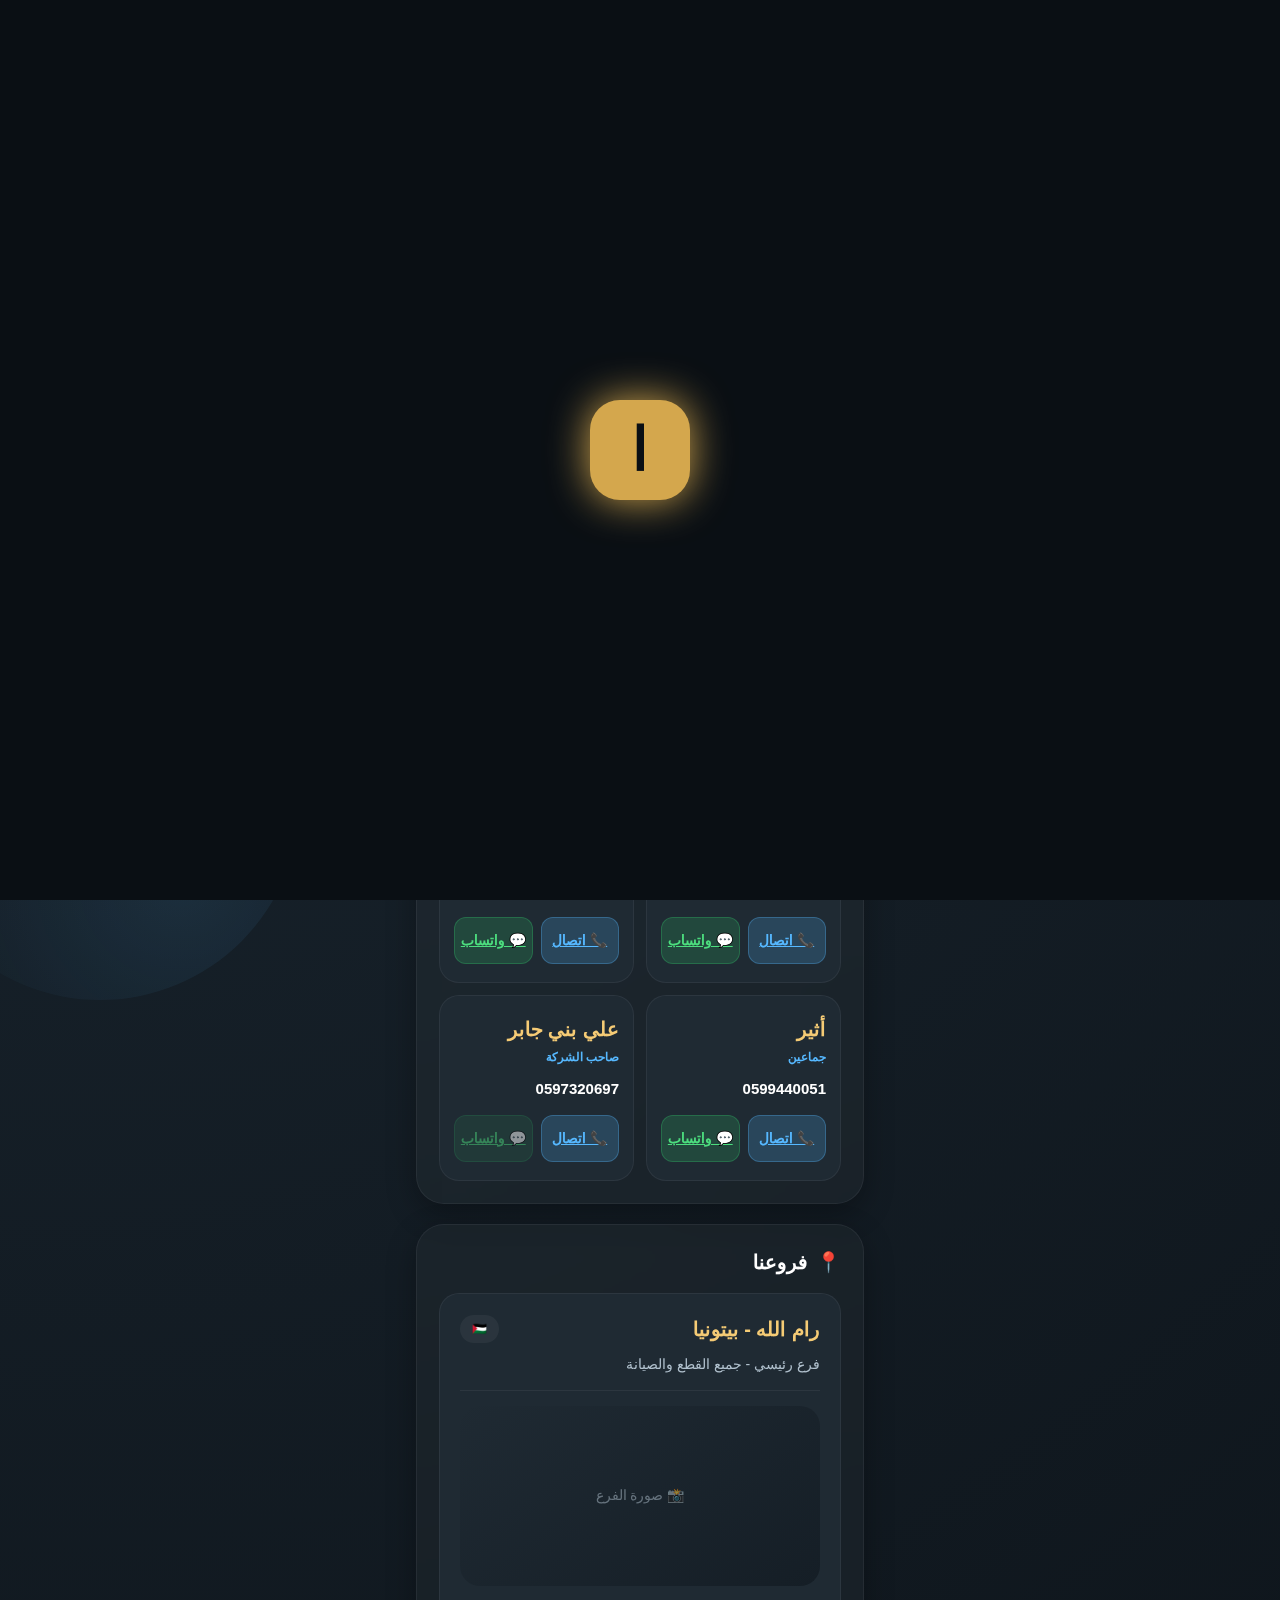
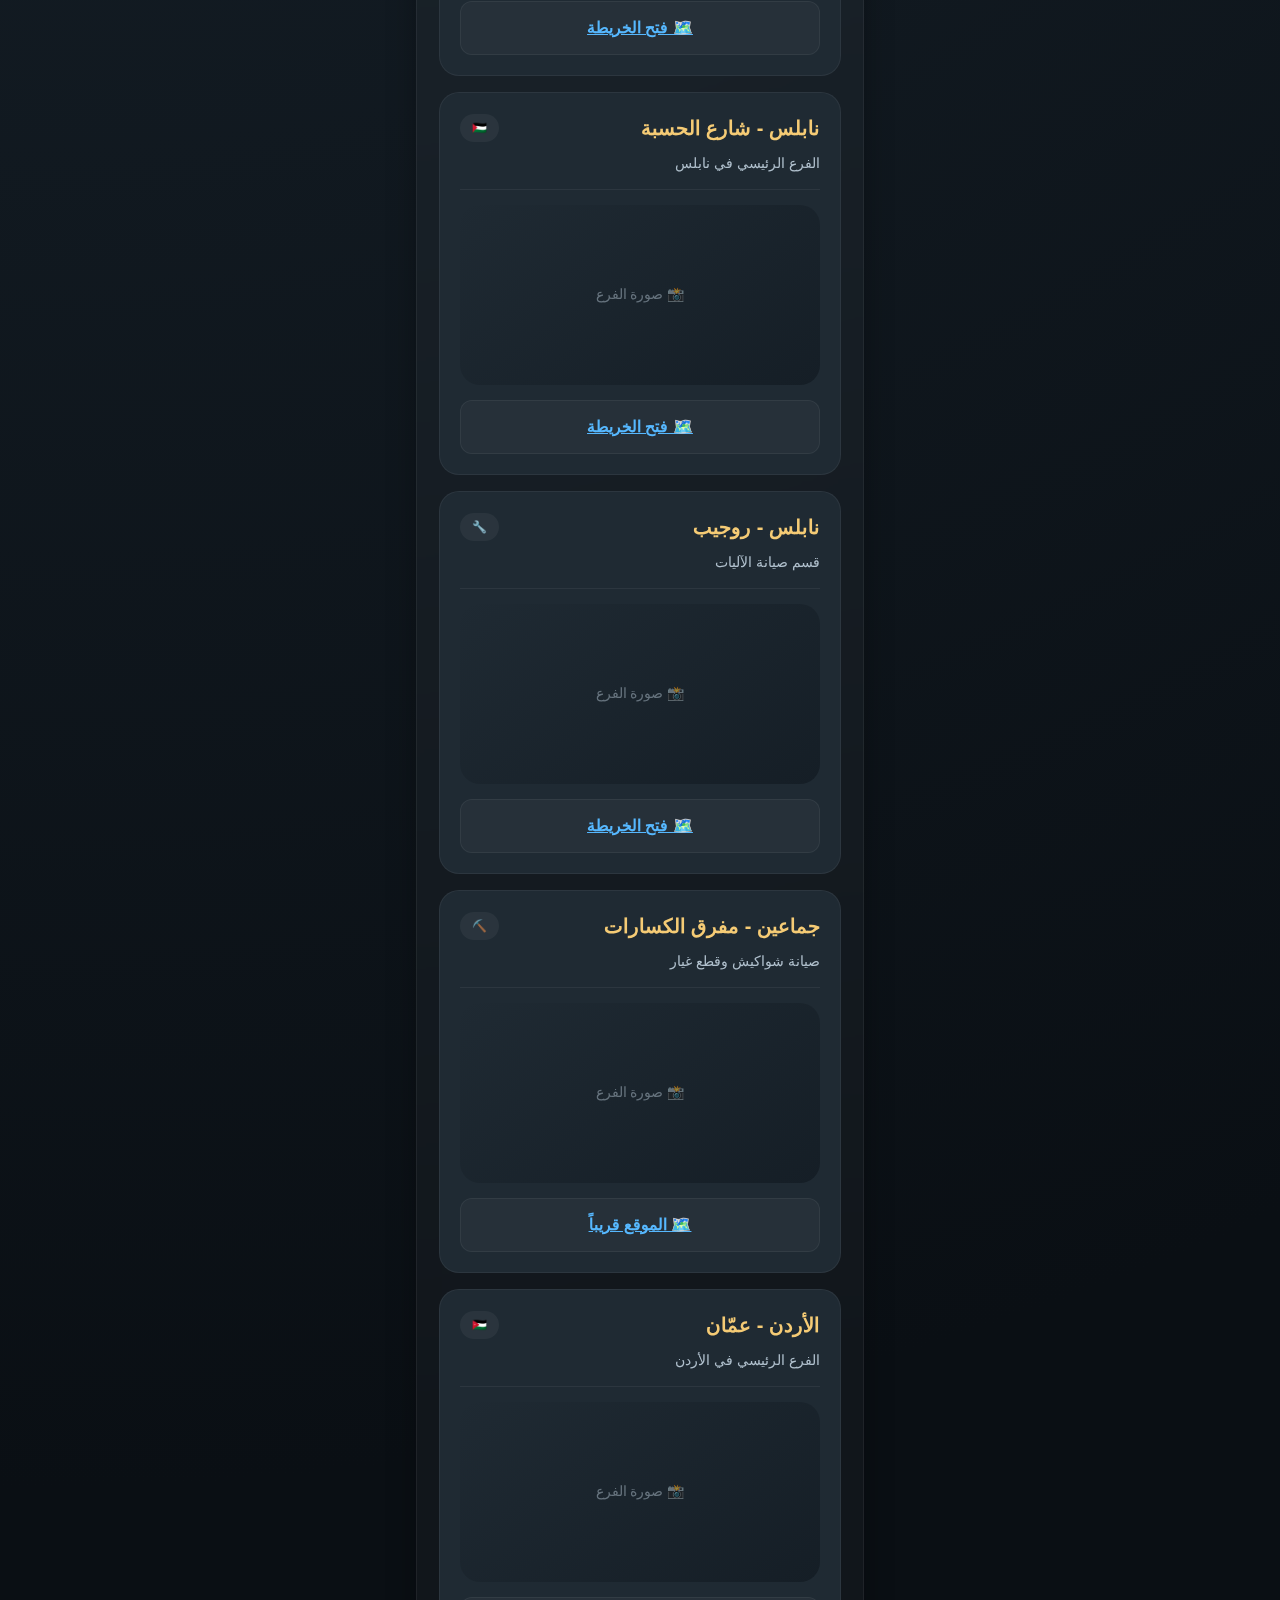
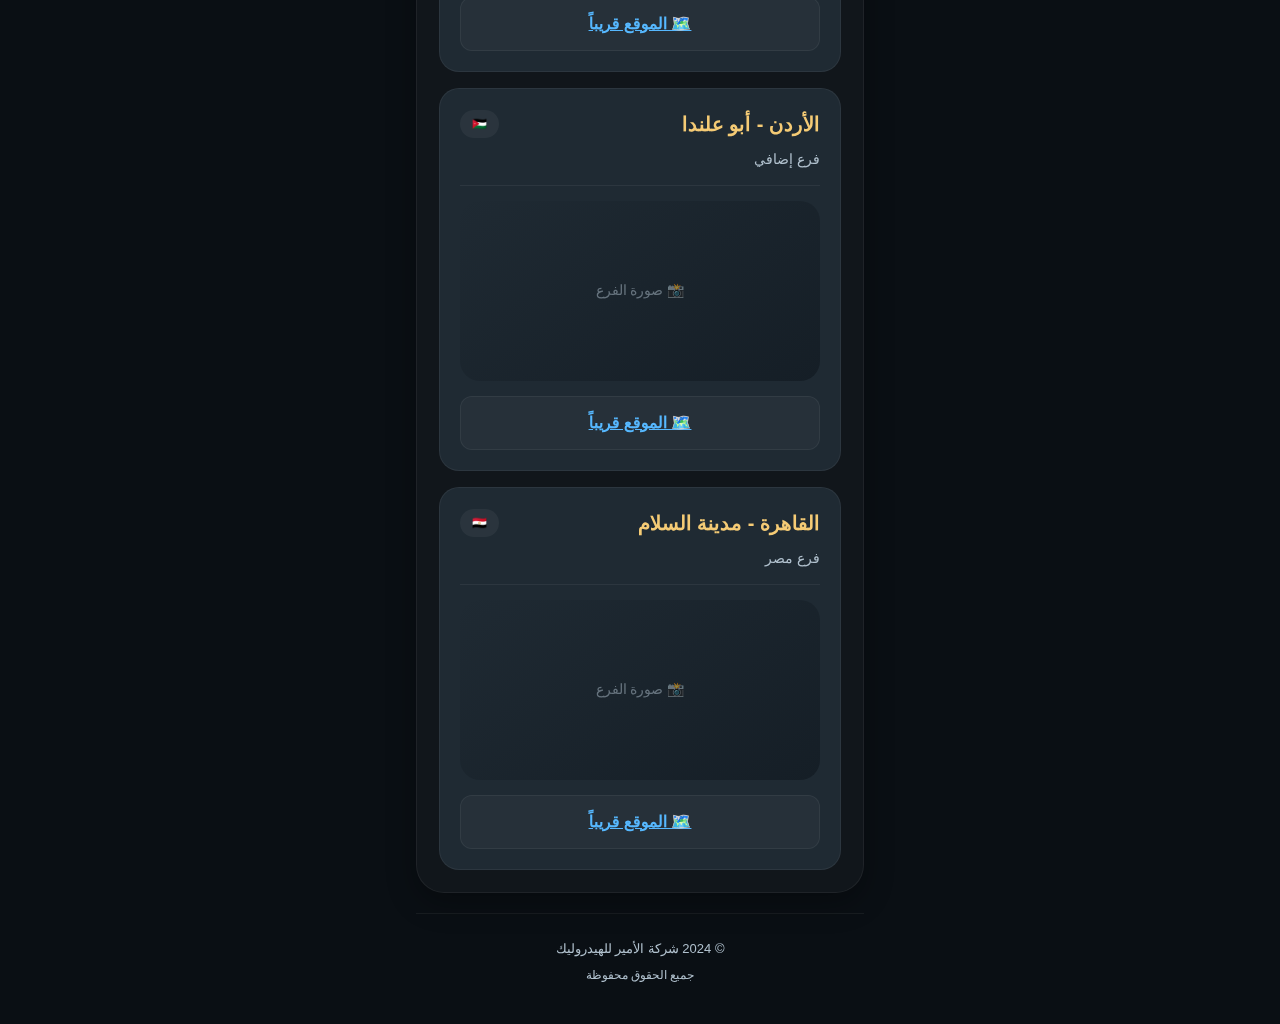
<file: alameer_hydraulics.html>
<!DOCTYPE html>
<html lang="ar" dir="rtl">
<head>
  <meta charset="UTF-8" />
  <meta name="viewport" content="width=device-width, initial-scale=1.0, maximum-scale=1.0, user-scalable=yes" />
  <title>شركة الأمير | Alameer Hydraulics</title>
  
  <!-- أيقونة التاب -->
  <link rel="icon" type="image/png" href="data:image/svg+xml,%3Csvg xmlns='http://www.w3.org/2000/svg' viewBox='0 0 100 100'%3E%3Crect width='100' height='100' rx='20' fill='%23d7a94d'/%3E%3Ctext x='50' y='70' font-size='70' text-anchor='middle' fill='%230b1116' font-weight='bold'%3Eا%3C/text%3E%3C/svg%3E">
  
  <style>
    * {
      margin: 0;
      padding: 0;
      box-sizing: border-box;
    }

    :root {
      --primary: #d4a74d;
      --primary-light: #f5cb75;
      --primary-dark: #b88b35;
      --secondary: #56b8ff;
      --dark: #0a0f14;
      --dark-soft: #151e26;
      --dark-light: #1f2a33;
      --text: #ffffff;
      --text-muted: #b0c0cd;
      --glass: rgba(255, 255, 255, 0.03);
      --glass-border: rgba(255, 255, 255, 0.06);
      --shadow: 0 20px 40px rgba(0, 0, 0, 0.4);
      --shadow-soft: 0 10px 30px rgba(0, 0, 0, 0.3);
      --radius-sm: 14px;
      --radius-md: 20px;
      --radius-lg: 28px;
      --radius-xl: 36px;
    }

    body {
      font-family: -apple-system, BlinkMacSystemFont, 'Segoe UI', Roboto, Helvetica, Arial, sans-serif;
      background: var(--dark);
      color: var(--text);
      line-height: 1.5;
      -webkit-font-smoothing: antialiased;
      min-height: 100vh;
      background: radial-gradient(circle at 0% 0%, #1a2630, #0a0f14 70%);
    }

    /* شاشة التحميل */
    .loader {
      position: fixed;
      inset: 0;
      background: var(--dark);
      z-index: 9999;
      display: flex;
      align-items: center;
      justify-content: center;
      transition: opacity 0.5s;
    }

    .loader-logo {
      width: 100px;
      height: 100px;
      background: var(--primary);
      border-radius: 30px;
      display: flex;
      align-items: center;
      justify-content: center;
      font-size: 60px;
      font-weight: bold;
      color: var(--dark);
      animation: pulse 1.5s infinite;
      box-shadow: 0 0 40px var(--primary);
    }

    @keyframes pulse {
      0%, 100% { transform: scale(1); opacity: 1; }
      50% { transform: scale(1.1); opacity: 0.9; }
    }

    /* الحاوية الرئيسية */
    .app {
      max-width: 500px;
      margin: 0 auto;
      padding: 20px 16px 30px;
      position: relative;
    }

    /* خلفية متحركة */
    .orb {
      position: fixed;
      width: 300px;
      height: 300px;
      border-radius: 50%;
      background: radial-gradient(circle at 30% 30%, rgba(212, 167, 77, 0.2), transparent 70%);
      top: -100px;
      right: -100px;
      z-index: -1;
      pointer-events: none;
    }

    .orb2 {
      width: 400px;
      height: 400px;
      background: radial-gradient(circle at 70% 70%, rgba(86, 184, 255, 0.1), transparent 70%);
      bottom: -100px;
      left: -100px;
      top: auto;
      right: auto;
    }

    /* الهيدر */
    .header {
      margin-bottom: 30px;
    }

    .logo-wrapper {
      background: var(--glass);
      border: 1px solid var(--glass-border);
      backdrop-filter: blur(10px);
      border-radius: var(--radius-lg);
      padding: 20px;
      box-shadow: var(--shadow-soft);
    }

    .logo-row {
      display: flex;
      align-items: center;
      gap: 18px;
    }

    .logo-icon {
      width: 80px;
      height: 80px;
      background: linear-gradient(135deg, var(--primary-light), var(--primary-dark));
      border-radius: 24px;
      display: flex;
      align-items: center;
      justify-content: center;
      font-size: 48px;
      font-weight: bold;
      color: var(--dark);
      box-shadow: 0 10px 25px rgba(212, 167, 77, 0.3);
    }

    .logo-text h1 {
      font-size: 28px;
      font-weight: 800;
      letter-spacing: -0.5px;
      margin-bottom: 4px;
    }

    .logo-text p {
      color: var(--primary-light);
      font-size: 13px;
      font-weight: 500;
      opacity: 0.9;
    }

    .badge {
      background: var(--glass);
      border: 1px solid var(--glass-border);
      border-radius: 50px;
      padding: 12px 18px;
      margin-top: 15px;
      display: flex;
      justify-content: space-between;
      align-items: center;
      font-size: 14px;
      backdrop-filter: blur(5px);
    }

    .badge span {
      color: var(--primary-light);
      font-weight: 700;
    }

    /* البطاقات */
    .card {
      background: var(--glass);
      backdrop-filter: blur(10px);
      border: 1px solid var(--glass-border);
      border-radius: var(--radius-lg);
      padding: 22px;
      margin-bottom: 20px;
      box-shadow: var(--shadow-soft);
      transition: transform 0.2s;
    }

    .card:hover {
      transform: translateY(-2px);
    }

    .card-title {
      font-size: 20px;
      font-weight: 700;
      margin-bottom: 16px;
      display: flex;
      align-items: center;
      gap: 8px;
    }

    .card-title i {
      color: var(--primary);
    }

    /* شبكة التنزيل */
    .download-grid {
      display: grid;
      grid-template-columns: 1fr 1fr;
      gap: 12px;
    }

    .store-btn {
      background: var(--dark-light);
      border-radius: var(--radius-md);
      padding: 16px 10px;
      text-align: center;
      border: 1px solid var(--glass-border);
      transition: 0.2s;
      color: var(--text);
    }

    .store-btn:hover {
      background: var(--primary-dark);
      border-color: var(--primary);
    }

    .store-icon {
      font-size: 32px;
      margin-bottom: 8px;
    }

    .store-name {
      font-weight: 700;
      font-size: 15px;
    }

    .store-desc {
      font-size: 11px;
      color: var(--text-muted);
      margin-top: 4px;
    }

    /* شبكة المسؤولين */
    .manager-grid {
      display: grid;
      grid-template-columns: 1fr 1fr;
      gap: 12px;
    }

    .manager-item {
      background: var(--dark-light);
      border-radius: var(--radius-md);
      padding: 18px 14px;
      border: 1px solid var(--glass-border);
    }

    .manager-name {
      font-size: 20px;
      font-weight: 800;
      color: var(--primary-light);
      margin-bottom: 4px;
    }

    .manager-role {
      font-size: 12px;
      color: var(--secondary);
      margin-bottom: 12px;
      font-weight: 600;
    }

    .manager-phone {
      font-size: 15px;
      font-weight: 600;
      margin-bottom: 14px;
      word-break: break-word;
    }

    .action-row {
      display: flex;
      gap: 8px;
    }

    .action-call, .action-wa {
      flex: 1;
      padding: 12px 0;
      border-radius: 12px;
      text-align: center;
      font-weight: 700;
      font-size: 14px;
      transition: 0.2s;
      border: 1px solid transparent;
    }

    .action-call {
      background: rgba(86, 184, 255, 0.2);
      border-color: rgba(86, 184, 255, 0.3);
      color: var(--secondary);
    }

    .action-wa {
      background: rgba(49, 196, 107, 0.2);
      border-color: rgba(49, 196, 107, 0.3);
      color: #4cdd7e;
    }

    .action-call:active, .action-wa:active {
      transform: scale(0.97);
    }

    /* الفروع */
    .branches-grid {
      display: grid;
      grid-template-columns: 1fr;
      gap: 16px;
    }

    .branch-item {
      background: var(--dark-light);
      border-radius: var(--radius-md);
      padding: 20px;
      border: 1px solid var(--glass-border);
    }

    .branch-header {
      display: flex;
      justify-content: space-between;
      align-items: center;
      margin-bottom: 10px;
    }

    .branch-name {
      font-size: 20px;
      font-weight: 800;
      color: var(--primary-light);
    }

    .branch-location {
      background: rgba(255,255,255,0.05);
      padding: 5px 12px;
      border-radius: 30px;
      font-size: 12px;
      color: var(--text-muted);
    }

    .branch-desc {
      color: var(--text-muted);
      font-size: 14px;
      margin-bottom: 15px;
      padding-bottom: 15px;
      border-bottom: 1px solid var(--glass-border);
    }

    .branch-image {
      width: 100%;
      height: 180px;
      background: #1a2630;
      border-radius: var(--radius-md);
      margin-bottom: 15px;
      overflow: hidden;
      position: relative;
      background: linear-gradient(145deg, #1f2a33, #151e26);
      display: flex;
      align-items: center;
      justify-content: center;
    }

    .branch-image::after {
      content: "📸 صورة الفرع";
      color: var(--text-muted);
      font-size: 14px;
      opacity: 0.5;
    }

    .branch-actions {
      display: flex;
      gap: 10px;
    }

    .branch-map {
      flex: 1;
      padding: 14px;
      border-radius: 12px;
      background: var(--glass);
      border: 1px solid var(--glass-border);
      text-align: center;
      font-weight: 600;
      color: var(--secondary);
    }

    /* نبذة */
    .about-text {
      color: var(--text-muted);
      line-height: 1.8;
      margin-bottom: 20px;
    }

    .tags {
      display: flex;
      flex-wrap: wrap;
      gap: 8px;
      margin-top: 20px;
    }

    .tag {
      background: var(--primary-dark);
      color: var(--dark);
      padding: 6px 15px;
      border-radius: 30px;
      font-size: 13px;
      font-weight: 700;
    }

    /* الفوتر */
    .footer {
      text-align: center;
      padding: 25px 0 10px;
      color: var(--text-muted);
      font-size: 13px;
      border-top: 1px solid var(--glass-border);
      margin-top: 20px;
    }

    /* التجاوب */
    @media (min-width: 500px) {
      .app {
        max-width: 480px;
      }
    }
  </style>
</head>
<body>
  <!-- شاشة تحميل بسيطة -->
  <div class="loader" id="loader">
    <div class="loader-logo">ا</div>
  </div>

  <div class="orb"></div>
  <div class="orb orb2"></div>

  <main class="app">
    <!-- الهيدر -->
    <header class="header">
      <div class="logo-wrapper">
        <div class="logo-row">
          <div class="logo-icon">ا</div>
          <div class="logo-text">
            <h1>شركة الأمير</h1>
            <p>Alameer Hydraulics</p>
          </div>
        </div>
        <div class="badge">
          <span>خبرة 15+ سنة</span>
          <span>٧ فروع</span>
          <span>🔧 هيدروليك</span>
        </div>
      </div>
    </header>

    <!-- روابط التطبيق -->
    <div class="card">
      <div class="card-title">
        <span>📱</span> تحميل التطبيق
      </div>
      <div class="download-grid">
        <a class="store-btn" href="#" onclick="alert('رابط Google Play سيفتح قريباً')">
          <div class="store-icon">📲</div>
          <div class="store-name">Google Play</div>
          <div class="store-desc">لأجهزة أندرويد</div>
        </a>
        <a class="store-btn" href="#" onclick="alert('رابط App Store سيفتح قريباً')">
          <div class="store-icon">🍎</div>
          <div class="store-name">App Store</div>
          <div class="store-desc">لأجهزة آيفون</div>
        </a>
      </div>
    </div>

    <!-- من نحن -->
    <div class="card">
      <div class="card-title">
        <span>🏢</span> من نحن
      </div>
      <div class="about-text">
        شركة الأمير متخصصة في الهيدروليك وقطع غيار المعدات الثقيلة. نوفر قطع غيار الجرافات، الشواكيش، وأنظمة الهيدروليك بأعلى جودة وأفضل الأسعار.
      </div>
      <div class="tags">
        <span class="tag">هيدروليك</span>
        <span class="tag">قطع غيار</span>
        <span class="tag">معدات ثقيلة</span>
        <span class="tag">صيانة</span>
      </div>
    </div>

    <!-- المسؤولون -->
    <div class="card">
      <div class="card-title">
        <span>👥</span> المسؤولون
      </div>
      <div class="manager-grid">
        <!-- نذير -->
        <div class="manager-item">
          <div class="manager-name">نذير</div>
          <div class="manager-role">نابلس - رام الله</div>
          <div class="manager-phone">0597100022</div>
          <div class="action-row">
            <a href="tel:0597100022" class="action-call">📞 اتصال</a>
            <a href="https://wa.me/972597100022" class="action-wa">💬 واتساب</a>
          </div>
        </div>
        
        <!-- أمير -->
        <div class="manager-item">
          <div class="manager-name">أمير</div>
          <div class="manager-role">الأردن</div>
          <div class="manager-phone">0799320697</div>
          <div class="action-row">
            <a href="tel:0799320697" class="action-call">📞 اتصال</a>
            <a href="https://wa.me/962799320697" class="action-wa">💬 واتساب</a>
          </div>
        </div>
        
        <!-- أثير -->
        <div class="manager-item">
          <div class="manager-name">أثير</div>
          <div class="manager-role">جماعين</div>
          <div class="manager-phone">0599440051</div>
          <div class="action-row">
            <a href="tel:0599440051" class="action-call">📞 اتصال</a>
            <a href="https://wa.me/972599440051" class="action-wa">💬 واتساب</a>
          </div>
        </div>
        
        <!-- علي بني جابر -->
        <div class="manager-item">
          <div class="manager-name">علي بني جابر</div>
          <div class="manager-role">صاحب الشركة</div>
          <div class="manager-phone">0597320697</div>
          <div class="action-row">
            <a href="tel:0597320697" class="action-call">📞 اتصال</a>
            <a href="#" class="action-wa" style="opacity:0.5; pointer-events:none;">💬 واتساب</a>
          </div>
        </div>
      </div>
    </div>

    <!-- الفروع -->
    <div class="card">
      <div class="card-title">
        <span>📍</span> فروعنا
      </div>
      <div class="branches-grid">
        <!-- رام الله -->
        <div class="branch-item">
          <div class="branch-header">
            <span class="branch-name">رام الله - بيتونيا</span>
            <span class="branch-location">🇵🇸</span>
          </div>
          <div class="branch-desc">فرع رئيسي - جميع القطع والصيانة</div>
          <div class="branch-image"></div>
          <div class="branch-actions">
            <a href="https://maps.app.goo.gl/cDUUjnVXizuJjm1K9" class="branch-map">🗺️ فتح الخريطة</a>
          </div>
        </div>

        <!-- نابلس شارع الحسبة -->
        <div class="branch-item">
          <div class="branch-header">
            <span class="branch-name">نابلس - شارع الحسبة</span>
            <span class="branch-location">🇵🇸</span>
          </div>
          <div class="branch-desc">الفرع الرئيسي في نابلس</div>
          <div class="branch-image"></div>
          <div class="branch-actions">
            <a href="https://maps.app.goo.gl/Nturqiy4XDHGiy5PA" class="branch-map">🗺️ فتح الخريطة</a>
          </div>
        </div>

        <!-- نابلس روجيب -->
        <div class="branch-item">
          <div class="branch-header">
            <span class="branch-name">نابلس - روجيب</span>
            <span class="branch-location">🔧</span>
          </div>
          <div class="branch-desc">قسم صيانة الآليات</div>
          <div class="branch-image"></div>
          <div class="branch-actions">
            <a href="https://maps.app.goo.gl/koaUBwFWXGaiMDGE7" class="branch-map">🗺️ فتح الخريطة</a>
          </div>
        </div>

        <!-- جماعين -->
        <div class="branch-item">
          <div class="branch-header">
            <span class="branch-name">جماعين - مفرق الكسارات</span>
            <span class="branch-location">⛏️</span>
          </div>
          <div class="branch-desc">صيانة شواكيش وقطع غيار</div>
          <div class="branch-image"></div>
          <div class="branch-actions">
            <a href="#" class="branch-map">🗺️ الموقع قريباً</a>
          </div>
        </div>

        <!-- الأردن عمان -->
        <div class="branch-item">
          <div class="branch-header">
            <span class="branch-name">الأردن - عمّان</span>
            <span class="branch-location">🇯🇴</span>
          </div>
          <div class="branch-desc">الفرع الرئيسي في الأردن</div>
          <div class="branch-image"></div>
          <div class="branch-actions">
            <a href="#" class="branch-map">🗺️ الموقع قريباً</a>
          </div>
        </div>

        <!-- الأردن ابو علندا -->
        <div class="branch-item">
          <div class="branch-header">
            <span class="branch-name">الأردن - أبو علندا</span>
            <span class="branch-location">🇯🇴</span>
          </div>
          <div class="branch-desc">فرع إضافي</div>
          <div class="branch-image"></div>
          <div class="branch-actions">
            <a href="#" class="branch-map">🗺️ الموقع قريباً</a>
          </div>
        </div>

        <!-- القاهرة -->
        <div class="branch-item">
          <div class="branch-header">
            <span class="branch-name">القاهرة - مدينة السلام</span>
            <span class="branch-location">🇪🇬</span>
          </div>
          <div class="branch-desc">فرع مصر</div>
          <div class="branch-image"></div>
          <div class="branch-actions">
            <a href="#" class="branch-map">🗺️ الموقع قريباً</a>
          </div>
        </div>
      </div>
    </div>

    <!-- الفوتر -->
    <footer class="footer">
      <div>© 2024 شركة الأمير للهيدروليك</div>
      <div style="margin-top: 8px; font-size: 12px;">جميع الحقوق محفوظة</div>
    </footer>
  </main>

  <script>
    // إخفاء شاشة التحميل بعد ثانية
    window.addEventListener('load', function() {
      setTimeout(function() {
        document.getElementById('loader').style.opacity = '0';
        setTimeout(function() {
          document.getElementById('loader').style.display = 'none';
        }, 500);
      }, 1000);
    });

    // تفعيل الأزرار بدون روابط حقيقية
    document.querySelectorAll('a[href="#"]').forEach(link => {
      link.addEventListener('click', (e) => {
        e.preventDefault();
        alert('سيتم إضافة الرابط قريباً');
      });
    });
  </script>
</body>
</html>
</file>
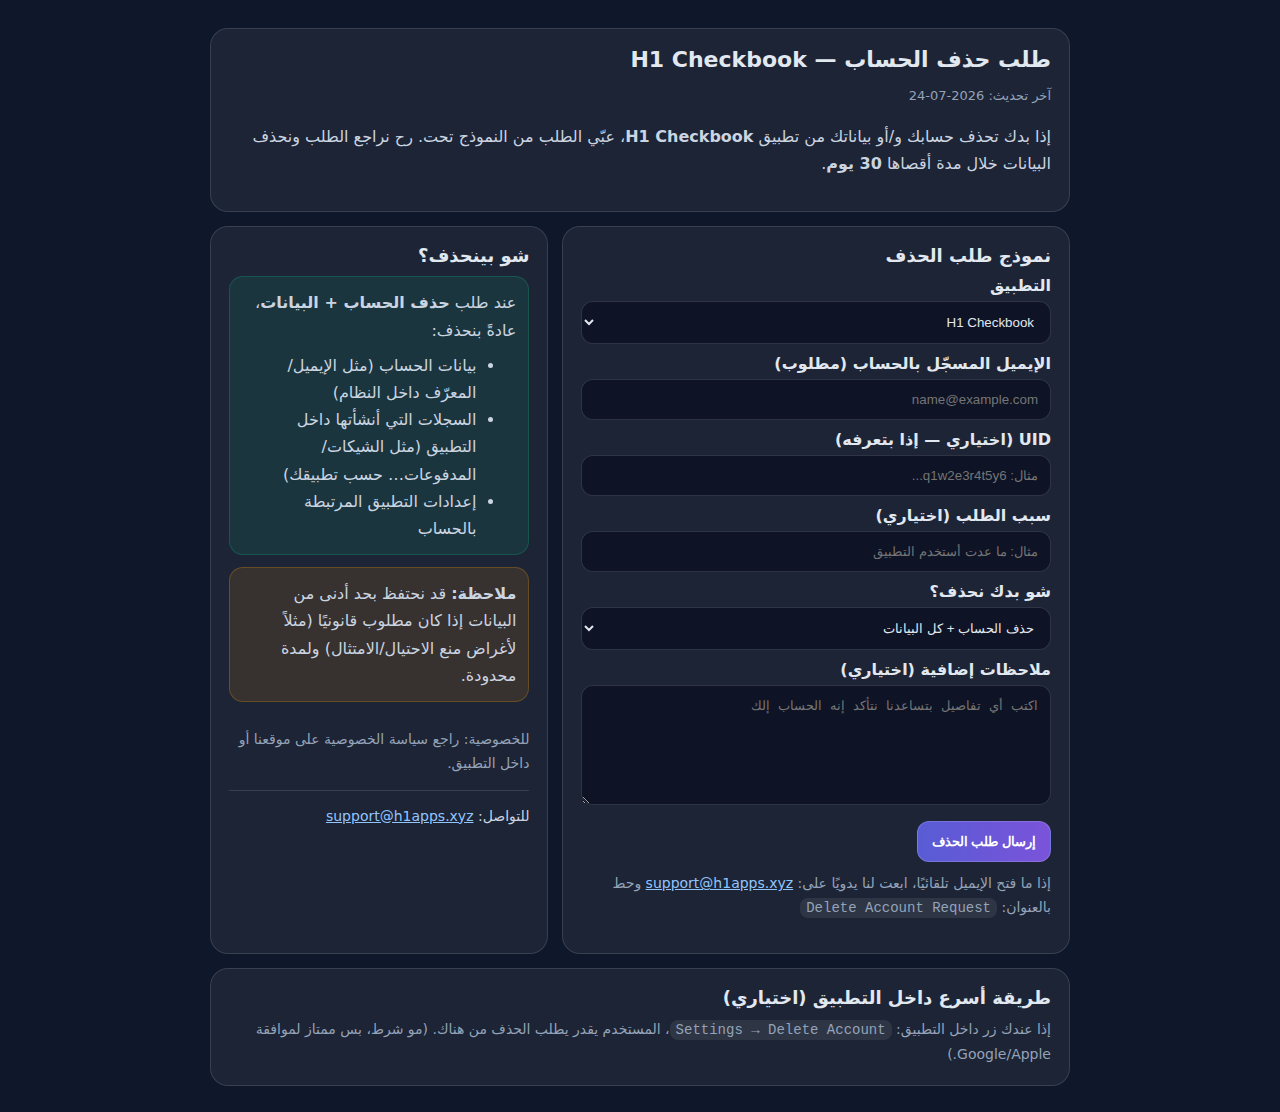
<file: delete-account.html>
<!doctype html>
<html lang="ar" dir="rtl">
<head>
  <meta charset="utf-8" />
  <meta name="viewport" content="width=device-width, initial-scale=1" />
  <title>طلب حذف الحساب — H1 Checkbook</title>
  <meta name="description" content="صفحة طلب حذف الحساب وحذف البيانات لتطبيق H1 Checkbook." />
  <style>
    body{font-family:system-ui,-apple-system,Segoe UI,Roboto,Arial; margin:0; background:#0F172A; color:#E2E8F0;}
    .wrap{max-width:860px; margin:0 auto; padding:28px 18px;}
    .card{background:rgba(255,255,255,.06); border:1px solid rgba(255,255,255,.12); border-radius:18px; padding:18px;}
    h1{margin:0 0 8px; font-size:22px;}
    p,li{line-height:1.7; color:#CBD5E1;}
    .muted{color:#94A3B8; font-size:13px;}
    .grid{display:grid; grid-template-columns:1fr; gap:14px;}
    @media(min-width:860px){ .grid{grid-template-columns:1.2fr .8fr;} }
    label{display:block; margin:10px 0 6px; font-weight:600; color:#E2E8F0;}
    input,textarea,select{width:100%; box-sizing:border-box; padding:12px; border-radius:12px; border:1px solid rgba(255,255,255,.14);
      background:rgba(2,6,23,.55); color:#E2E8F0; outline:none;}
    textarea{min-height:120px; resize:vertical;}
    .btn{display:inline-block; padding:12px 14px; border-radius:12px; border:1px solid rgba(255,255,255,.16);
      background:linear-gradient(90deg, rgba(99,102,241,.85), rgba(139,92,246,.85)); color:white; font-weight:700; cursor:pointer;}
    .note{background:rgba(16,185,129,.12); border:1px solid rgba(16,185,129,.25); padding:12px; border-radius:14px;}
    .warn{background:rgba(245,158,11,.12); border:1px solid rgba(245,158,11,.25); padding:12px; border-radius:14px;}
    a{color:#93C5FD;}
    .small{font-size:14px;}
    code{background:rgba(255,255,255,.08); padding:2px 6px; border-radius:8px;}
  </style>
</head>

<body>
  <div class="wrap">
    <div class="card">
      <h1>طلب حذف الحساب — H1 Checkbook</h1>
      <p class="muted">آخر تحديث: <span id="d"></span></p>
      <p>
        إذا بدك تحذف حسابك و/أو بياناتك من تطبيق <strong>H1 Checkbook</strong>،
        عبّي الطلب من النموذج تحت. رح نراجع الطلب ونحذف البيانات خلال مدة أقصاها <strong>30 يوم</strong>.
      </p>
    </div>

    <div style="height:14px"></div>

    <div class="grid">
      <!-- FORM -->
      <div class="card">
        <h2 style="margin:0 0 10px; font-size:18px;">نموذج طلب الحذف</h2>

        <!--
          ✅ مهم:
          هذا النموذج "واجهة" فقط.
          لازم تربطه بوجهة استقبال:
          - Google Form / Formspree / أو API عندك.
          إذا ما بدك تربط شي الآن، خلّيه mailto.
        -->

        <form action="mailto:support@h1apps.xyz" method="post" enctype="text/plain">
          <label for="app">التطبيق</label>
          <select id="app" name="app">
            <option value="H1 Checkbook" selected>H1 Checkbook</option>
          </select>

          <label for="email">الإيميل المسجّل بالحساب (مطلوب)</label>
          <input id="email" name="email" type="email" placeholder="name@example.com" required />

          <label for="uid">UID (اختياري — إذا بتعرفه)</label>
          <input id="uid" name="uid" type="text" placeholder="مثال: q1w2e3r4t5y6..." />

          <label for="reason">سبب الطلب (اختياري)</label>
          <input id="reason" name="reason" type="text" placeholder="مثال: ما عدت أستخدم التطبيق" />

          <label for="scope">شو بدك نحذف؟</label>
          <select id="scope" name="delete_scope">
            <option value="account_and_data" selected>حذف الحساب + كل البيانات</option>
            <option value="data_only">حذف البيانات فقط (بدون حذف الحساب)</option>
          </select>

          <label for="note">ملاحظات إضافية (اختياري)</label>
          <textarea id="note" name="note" placeholder="اكتب أي تفاصيل بتساعدنا نتأكد إنه الحساب إلك"></textarea>

          <div style="height:12px"></div>
          <button class="btn" type="submit">إرسال طلب الحذف</button>

          <p class="muted small" style="margin-top:10px;">
            إذا ما فتح الإيميل تلقائيًا، ابعت لنا يدويًا على:
            <a href="mailto:support@h1apps.xyz">support@h1apps.xyz</a>
            وحط بالعنوان: <code>Delete Account Request</code>
          </p>
        </form>
      </div>

      <!-- INFO -->
      <div class="card">
        <h2 style="margin:0 0 10px; font-size:18px;">شو بينحذف؟</h2>

        <div class="note">
          <p style="margin:0;">
            عند طلب <strong>حذف الحساب + البيانات</strong>، عادةً بنحذف:
          </p>
          <ul style="margin:8px 0 0;">
            <li>بيانات الحساب (مثل الإيميل/المعرّف داخل النظام)</li>
            <li>السجلات التي أنشأتها داخل التطبيق (مثل الشيكات/المدفوعات… حسب تطبيقك)</li>
            <li>إعدادات التطبيق المرتبطة بالحساب</li>
          </ul>
        </div>

        <div style="height:12px"></div>

        <div class="warn">
          <p style="margin:0;">
            <strong>ملاحظة:</strong> قد نحتفظ بحد أدنى من البيانات إذا كان مطلوب قانونيًا
            (مثلاً لأغراض منع الاحتيال/الامتثال) ولمدة محدودة.
          </p>
        </div>

        <div style="height:12px"></div>

        <p class="muted small">
          للخصوصية: راجع سياسة الخصوصية على موقعنا أو داخل التطبيق.
        </p>

        <hr style="border:none; border-top:1px solid rgba(255,255,255,.12); margin:14px 0;">

        <p class="small" style="margin:0;">
          للتواصل: <a href="mailto:support@h1apps.xyz">support@h1apps.xyz</a>
        </p>
      </div>
    </div>

    <div style="height:14px"></div>

    <div class="card">
      <h2 style="margin:0 0 10px; font-size:18px;">طريقة أسرع داخل التطبيق (اختياري)</h2>
      <p class="muted small" style="margin:0;">
        إذا عندك زر داخل التطبيق: <code>Settings → Delete Account</code>، المستخدم يقدر يطلب الحذف من هناك.
        (مو شرط، بس ممتاز لموافقة Google/Apple.)
      </p>
    </div>
  </div>

  <script>
    // تاريخ تلقائي
    document.getElementById('d').textContent = new Date().toISOString().slice(0,10);
  </script>
</body>
</html>
</file>
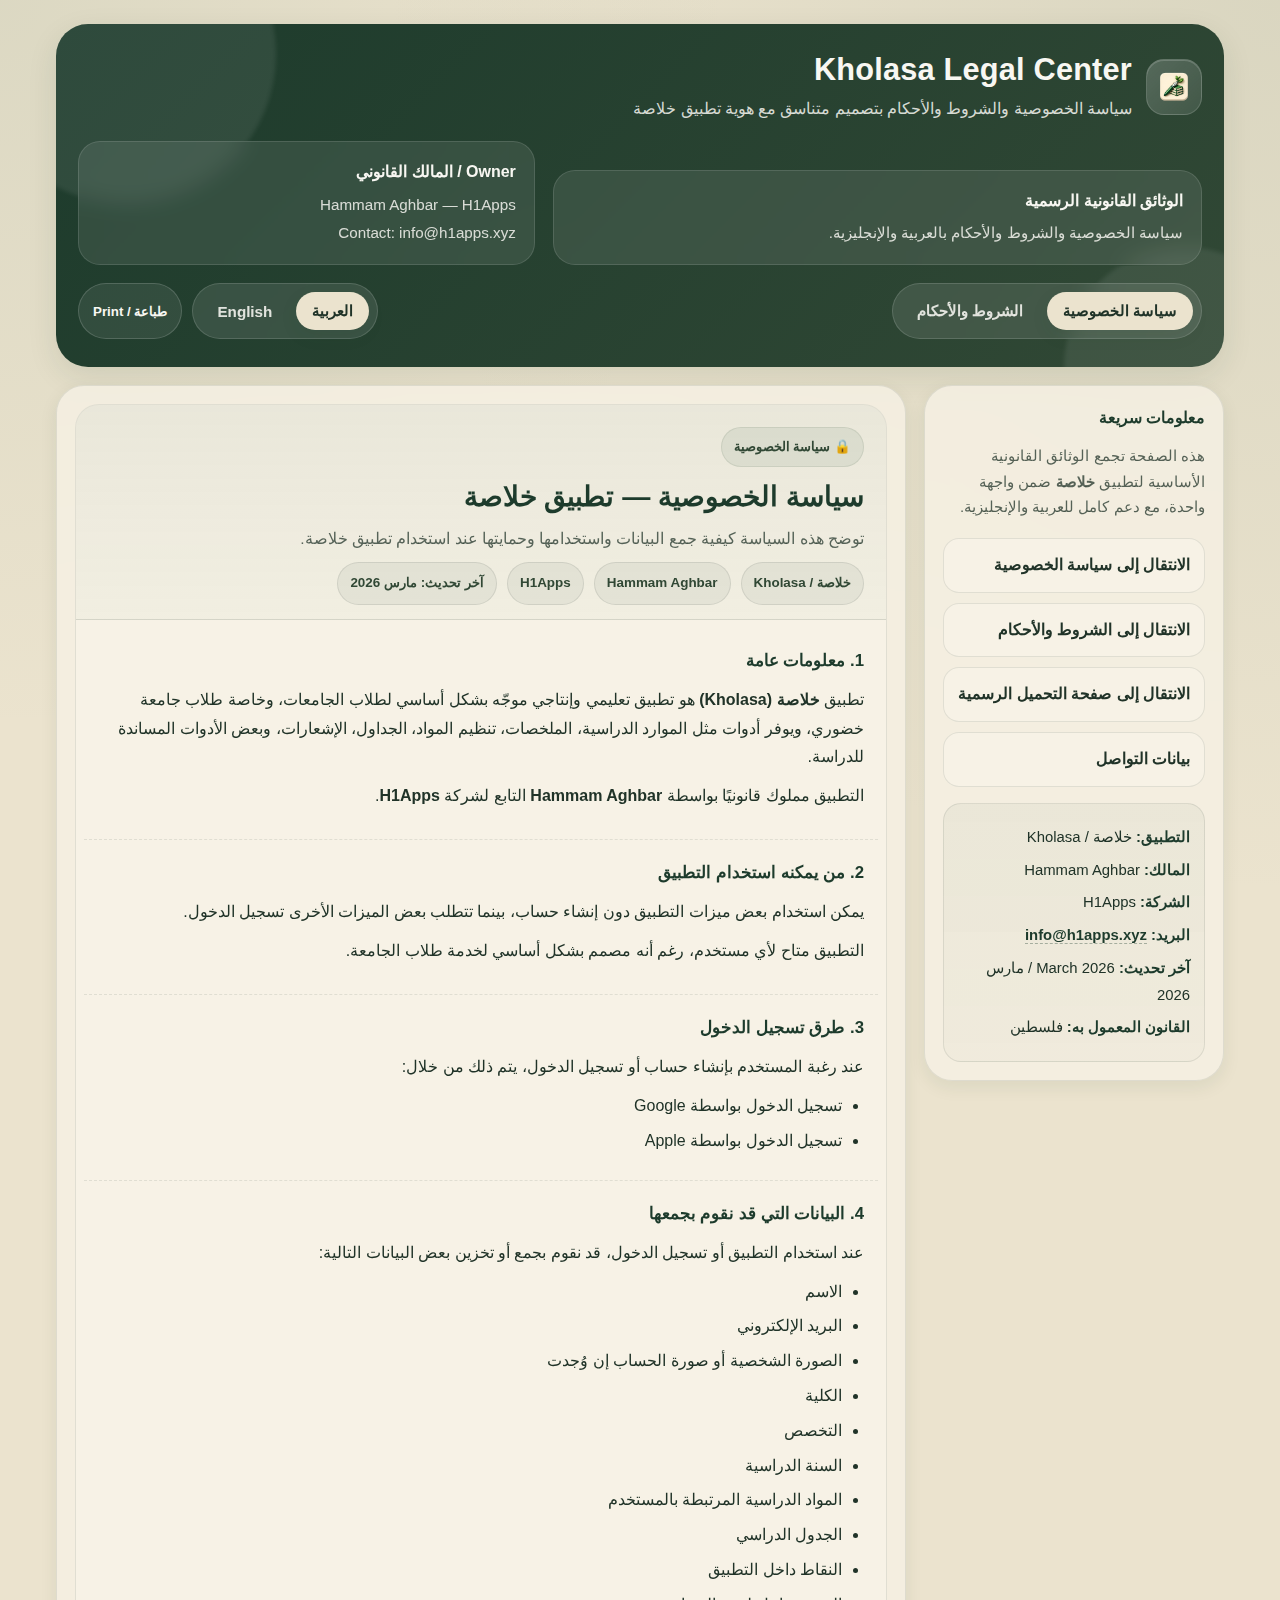
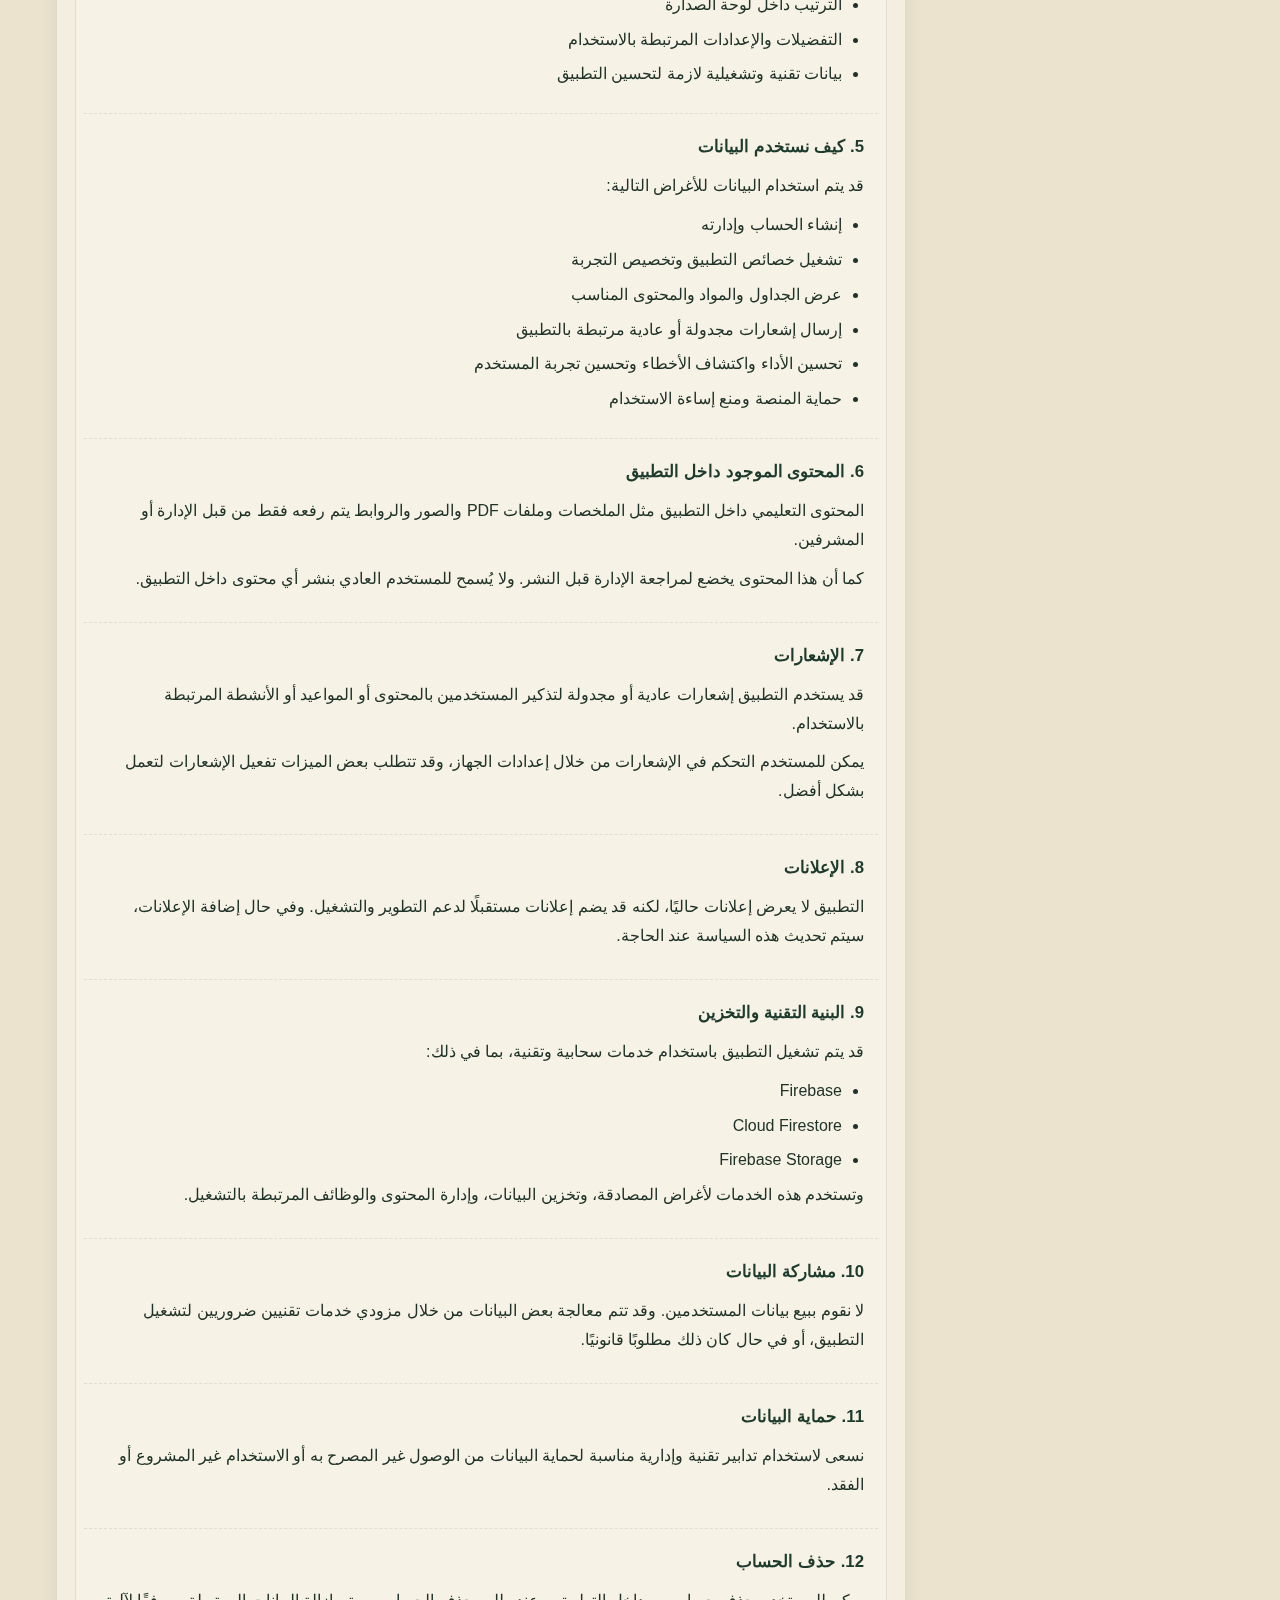
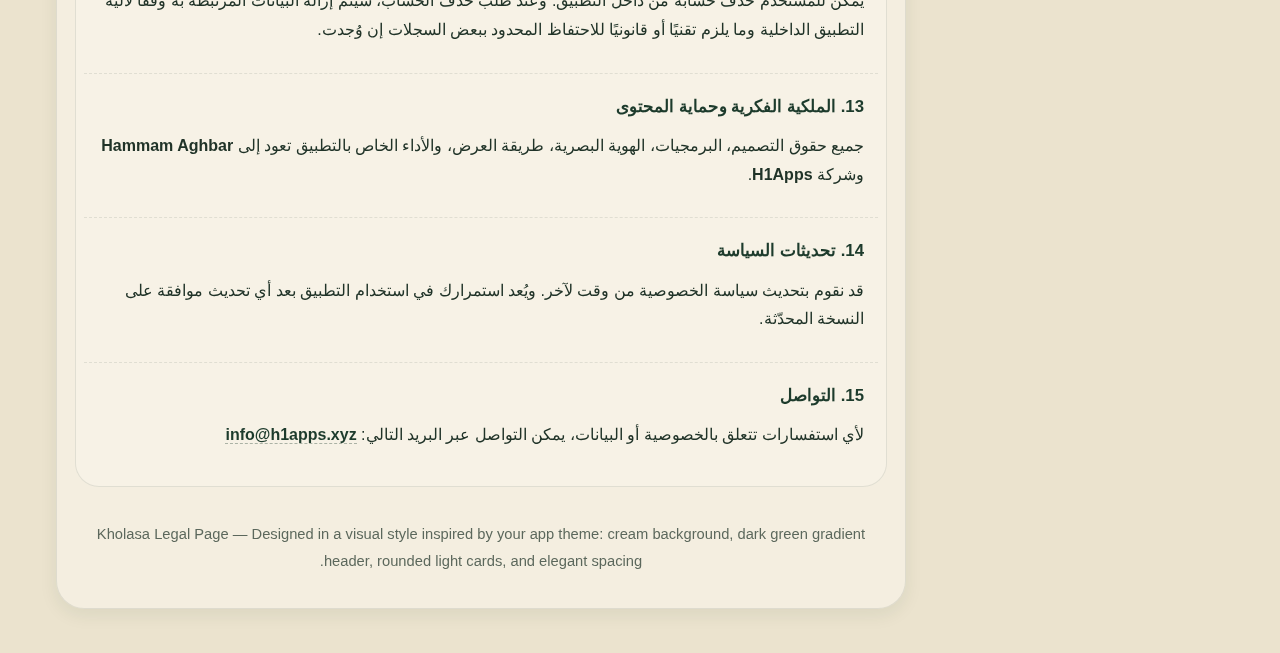
<file: kholasa.html>
<!DOCTYPE html>
<html lang="ar" dir="rtl">
<head>
  <meta charset="UTF-8" />
  <meta name="viewport" content="width=device-width, initial-scale=1.0" />
  <title>Kholasa Legal | الشروط والأحكام وسياسة الخصوصية لتطبيق خلاصة</title>
  <meta name="description" content="الصفحة القانونية الرسمية لتطبيق خلاصة وتشمل سياسة الخصوصية والشروط والأحكام بالعربية والإنجليزية بتنسيق واضح واحترافي مناسب للجوال." />
  <meta property="og:title" content="Kholasa Legal | الصفحة القانونية الرسمية لتطبيق خلاصة" />
  <meta property="og:description" content="سياسة الخصوصية والشروط والأحكام لتطبيق خلاصة ضمن صفحة قانونية واضحة ومتجاوبة مع الجوال." />
  <meta property="og:type" content="website" />
  <meta property="og:image" content="app_logo.png" />
  <meta property="og:image:alt" content="شعار تطبيق خلاصة" />
  <meta name="twitter:card" content="summary_large_image" />
  <meta name="twitter:title" content="Kholasa Legal | الصفحة القانونية الرسمية لتطبيق خلاصة" />
  <meta name="twitter:description" content="سياسة الخصوصية والشروط والأحكام لتطبيق خلاصة ضمن صفحة قانونية واضحة ومتجاوبة مع الجوال." />
  <meta name="twitter:image" content="app_logo.png" />
  <link rel="icon" type="image/png" href="app_logo.png" />
  <link rel="shortcut icon" href="app_logo.png" />
  <link rel="apple-touch-icon" href="app_logo.png" />
  <style>
    :root{
      --darkGreen:#1D3B2C;
      --deepGreen:#314835;
      --sageGreen:#6F8B71;
      --softOlive:#9DA890;
      --cream:#EBE3CE;
      --warmBeige:#D4CBB4;
      --cardLight:#F7F2E6;
      --textDark:#203328;
      --textLight:#F8F7F2;
      --danger:#B65252;
      --border:rgba(32, 51, 40, 0.10);
      --shadow:0 10px 30px rgba(29,59,44,.10);
      --shadow-soft:0 6px 18px rgba(29,59,44,.08);
      --radius-xl:28px;
      --radius-lg:20px;
      --radius-md:16px;
      --radius-sm:12px;
      --transition:220ms ease;
    }

    *{box-sizing:border-box}
    html{scroll-behavior:smooth}
    body{
      margin:0;
      font-family:-apple-system,BlinkMacSystemFont,"Segoe UI",Roboto,"Noto Sans Arabic","Noto Sans",Tahoma,Arial,sans-serif;
      background:
        radial-gradient(circle at top right, rgba(157,168,144,.22), transparent 22%),
        radial-gradient(circle at top left, rgba(111,139,113,.12), transparent 18%),
        var(--cream);
      color:var(--textDark);
      min-height:100vh;
      line-height:1.8;
    }

    .page{
      max-width:1200px;
      margin:0 auto;
      padding:24px 16px 44px;
    }

    .hero{
      position:relative;
      overflow:hidden;
      border-radius:32px;
      background:linear-gradient(135deg, var(--darkGreen), var(--deepGreen));
      color:var(--textLight);
      padding:28px 22px;
      box-shadow:var(--shadow);
      isolation:isolate;
    }

    .hero::before,
    .hero::after{
      content:"";
      position:absolute;
      border-radius:999px;
      background:rgba(255,255,255,.08);
      z-index:-1;
      filter:blur(2px);
    }
    .hero::before{
      width:300px;height:300px;top:-120px;left:-80px;
    }
    .hero::after{
      width:240px;height:240px;bottom:-120px;right:-80px;
    }

    .brand{
      display:flex;
      align-items:center;
      gap:14px;
      flex-wrap:wrap;
      margin-bottom:18px;
    }

    .logo{
      width:56px;
      height:56px;
      border-radius:18px;
      display:flex;
      align-items:center;
      justify-content:center;
      background:linear-gradient(135deg, rgba(255,255,255,.20), rgba(255,255,255,.10));
      border:1px solid rgba(255,255,255,.15);
      box-shadow:inset 0 1px 0 rgba(255,255,255,.18);
      padding:8px;
      flex-shrink:0;
    }

    .logo img{
      width:100%;
      height:100%;
      display:block;
      object-fit:contain;
      border-radius:12px;
    }

    .brand-text h1{
      margin:0;
      font-size:clamp(1.5rem, 2.4vw, 2.2rem);
      line-height:1.2;
      letter-spacing:.2px;
    }
    .brand-text p{
      margin:6px 0 0;
      color:rgba(248,247,242,.85);
      font-size:.97rem;
    }

    .hero-grid{
      display:grid;
      grid-template-columns:1.35fr .95fr;
      gap:18px;
      align-items:end;
    }

    .hero-card{
      background:rgba(255,255,255,.09);
      border:1px solid rgba(255,255,255,.12);
      border-radius:22px;
      padding:16px 18px;
      backdrop-filter: blur(10px);
    }

    .hero-card strong{
      display:block;
      font-size:1rem;
      margin-bottom:4px;
    }

    .hero-card span{
      color:rgba(248,247,242,.84);
      font-size:.95rem;
    }

    .controls{
      margin-top:18px;
      display:flex;
      gap:12px;
      flex-wrap:wrap;
      justify-content:space-between;
      align-items:center;
    }

    .segmented{
      display:inline-flex;
      gap:8px;
      padding:8px;
      background:rgba(255,255,255,.10);
      border:1px solid rgba(255,255,255,.14);
      border-radius:999px;
      backdrop-filter: blur(10px);
      flex-wrap:wrap;
    }

    .segmented button{
      border:0;
      background:transparent;
      color:rgba(248,247,242,.88);
      padding:10px 16px;
      border-radius:999px;
      font-weight:700;
      cursor:pointer;
      transition:var(--transition);
      font-size:.95rem;
    }

    .segmented button.active{
      background:var(--cream);
      color:var(--textDark);
      box-shadow:var(--shadow-soft);
    }

    .utility{
      display:flex;
      gap:10px;
      flex-wrap:wrap;
    }

    .ghost-btn{
      border:1px solid rgba(255,255,255,.16);
      background:rgba(255,255,255,.08);
      color:var(--textLight);
      padding:10px 14px;
      border-radius:999px;
      cursor:pointer;
      font-weight:700;
      transition:var(--transition);
      text-decoration:none;
    }
    .ghost-btn:hover{
      background:rgba(255,255,255,.14);
      transform:translateY(-1px);
    }

    .content-shell{
      margin-top:18px;
      display:grid;
      grid-template-columns:300px 1fr;
      gap:18px;
      align-items:start;
    }

    .side-panel,
    .content-panel{
      background:rgba(247,242,230,.76);
      border:1px solid var(--border);
      border-radius:28px;
      box-shadow:var(--shadow-soft);
      backdrop-filter: blur(10px);
    }

    .side-panel{
      padding:18px;
      position:sticky;
      top:18px;
    }

    .side-title{
      font-size:1rem;
      font-weight:800;
      margin:0 0 10px;
      color:var(--darkGreen);
    }

    .side-note{
      margin:0 0 18px;
      color:rgba(32,51,40,.75);
      font-size:.94rem;
      line-height:1.7;
    }

    .quick-list{
      display:flex;
      flex-direction:column;
      gap:10px;
      margin-bottom:16px;
    }

    .quick-link{
      text-decoration:none;
      color:var(--textDark);
      background:var(--cardLight);
      border:1px solid var(--border);
      border-radius:16px;
      padding:12px 14px;
      font-weight:700;
      transition:var(--transition);
    }
    .quick-link:hover{
      transform:translateY(-1px);
      box-shadow:var(--shadow-soft);
      border-color:rgba(49,72,53,.18);
    }

    .meta-card{
      background:linear-gradient(180deg, rgba(111,139,113,.08), rgba(157,168,144,.05));
      border:1px solid var(--border);
      border-radius:18px;
      padding:14px;
    }
    .meta-card p{
      margin:6px 0;
      font-size:.93rem;
    }
    .meta-card b{
      color:var(--darkGreen);
    }

    .content-panel{
      padding:18px;
    }

    .tab-panel{ display:none; }
    .tab-panel.active{ display:block; }

    .lang-panel{ display:none; }
    .lang-panel.active{ display:block; }

    .legal-card{
      background:var(--cardLight);
      border:1px solid var(--border);
      border-radius:24px;
      overflow:hidden;
    }

    .card-header{
      padding:22px 22px 14px;
      border-bottom:1px solid var(--border);
      background:linear-gradient(180deg, rgba(111,139,113,.10), rgba(111,139,113,.04));
    }

    .eyebrow{
      display:inline-flex;
      align-items:center;
      gap:8px;
      font-size:.84rem;
      font-weight:800;
      color:var(--deepGreen);
      background:rgba(111,139,113,.12);
      border:1px solid rgba(49,72,53,.10);
      padding:7px 12px;
      border-radius:999px;
      margin-bottom:12px;
    }

    .card-header h2{
      margin:0;
      font-size:clamp(1.35rem, 2.2vw, 1.9rem);
      line-height:1.25;
      color:var(--darkGreen);
    }

    .card-header .subtitle{
      margin:10px 0 0;
      color:rgba(32,51,40,.74);
      font-size:.97rem;
    }

    .sections{
      padding:8px;
    }

    .section{
      padding:18px 14px;
      border-bottom:1px dashed rgba(32,51,40,.10);
    }

    .section:last-child{ border-bottom:none; }

    .section h3{
      margin:0 0 10px;
      font-size:1.05rem;
      color:var(--darkGreen);
    }

    .section p{
      margin:0 0 10px;
      color:var(--textDark);
    }

    .section ul{
      margin:0;
      padding-inline-start:22px;
    }

    .section li{
      margin:6px 0;
    }

    .footer{
      margin-top:18px;
      text-align:center;
      color:rgba(32,51,40,.72);
      font-size:.92rem;
      padding:16px;
    }

    .badge-row{
      display:flex;
      flex-wrap:wrap;
      gap:10px;
      margin-top:10px;
    }

    .mini-badge{
      background:rgba(29,59,44,.06);
      border:1px solid var(--border);
      color:var(--deepGreen);
      padding:8px 12px;
      border-radius:999px;
      font-size:.84rem;
      font-weight:700;
    }

    .ltr{
      direction:ltr;
      text-align:left;
    }

    .rtl{
      direction:rtl;
      text-align:right;
    }

    a.inline-link{
      color:var(--darkGreen);
      font-weight:800;
      text-decoration:none;
      border-bottom:1px dashed rgba(29,59,44,.35);
    }

    @media (max-width: 980px){
      .hero-grid,
      .content-shell{
        grid-template-columns:1fr;
      }
      .side-panel{
        position:static;
      }
    }

    @media (max-width: 640px){
      .page{ padding:14px 12px 28px; }
      .hero{ padding:18px 16px; border-radius:24px; }
      .content-panel,.side-panel{ border-radius:22px; }
      .card-header{ padding:18px 16px 12px; }
      .section{ padding:16px 10px; }
      .controls{ align-items:flex-start; }
      .brand{ align-items:flex-start; }
      .segmented{ width:100%; justify-content:center; }
      .utility{ width:100%; }
      .ghost-btn{ width:100%; text-align:center; }
    }

    @media print{
      body{ background:#fff; }
      .hero,.side-panel,.utility,.controls .segmented:nth-child(2){ display:none !important; }
      .content-shell{ display:block; }
      .content-panel{ box-shadow:none; border:0; background:#fff; padding:0; }
      .legal-card{ border:0; background:#fff; }
      .tab-panel, .lang-panel{ display:block !important; }
      .section{ break-inside:avoid; }
    }
  </style>
</head>
<body>
  <div class="page">
    <header class="hero">
      <div class="brand">
        <div class="logo" aria-label="شعار خلاصة">
          <img src="app_logo.png" alt="شعار خلاصة" />
        </div>
        <div class="brand-text">
          <h1>Kholasa Legal Center</h1>
          <p>سياسة الخصوصية والشروط والأحكام بتصميم متناسق مع هوية تطبيق خلاصة</p>
        </div>
      </div>

      <div class="hero-grid">
        <div class="hero-card">
          <strong>الوثائق القانونية الرسمية</strong>
          <span>سياسة الخصوصية والشروط والأحكام بالعربية والإنجليزية.</span>
        </div>
        <div class="hero-card">
          <strong>Owner / المالك القانوني</strong>
          <span>Hammam Aghbar — H1Apps<br>Contact: info@h1apps.xyz</span>
        </div>
      </div>

      <div class="controls">
        <div class="segmented" id="docTabs" aria-label="Document tabs">
          <button class="active" data-tab="privacy">سياسة الخصوصية</button>
          <button data-tab="terms">الشروط والأحكام</button>
        </div>

        <div class="utility">
          <div class="segmented" id="langTabs" aria-label="Language tabs">
            <button class="active" data-lang="ar">العربية</button>
            <button data-lang="en">English</button>
          </div>
          <button class="ghost-btn" onclick="window.print()">طباعة / Print</button>
        </div>
      </div>
    </header>

    <main class="content-shell">
      <aside class="side-panel">
        <h2 class="side-title">معلومات سريعة</h2>
        <p class="side-note">
          هذه الصفحة تجمع الوثائق القانونية الأساسية لتطبيق <b>خلاصة</b> ضمن واجهة واحدة، مع دعم كامل للعربية والإنجليزية.
        </p>

        <div class="quick-list" id="quickNav">
          <a class="quick-link" href="#privacy-top">الانتقال إلى سياسة الخصوصية</a>
          <a class="quick-link" href="#terms-top">الانتقال إلى الشروط والأحكام</a>
          <a class="quick-link" href="kholasa_download.html">الانتقال إلى صفحة التحميل الرسمية</a>
          <a class="quick-link" href="#contact-block">بيانات التواصل</a>
        </div>

        <div class="meta-card" id="contact-block">
          <p><b>التطبيق:</b> خلاصة / Kholasa</p>
          <p><b>المالك:</b> Hammam Aghbar</p>
          <p><b>الشركة:</b> H1Apps</p>
          <p><b>البريد:</b> <a class="inline-link" href="mailto:info@h1apps.xyz">info@h1apps.xyz</a></p>
          <p><b>آخر تحديث:</b> March 2026 / مارس 2026</p>
          <p><b>القانون المعمول به:</b> فلسطين</p>
        </div>
      </aside>

      <section class="content-panel">
        <div class="tab-panel active" id="privacy">
          <div class="lang-panel active rtl" id="privacy-ar">
            <article class="legal-card" id="privacy-top">
              <div class="card-header">
                <div class="eyebrow">🔒 سياسة الخصوصية</div>
                <h2>سياسة الخصوصية — تطبيق خلاصة</h2>
                <p class="subtitle">
                  توضح هذه السياسة كيفية جمع البيانات واستخدامها وحمايتها عند استخدام تطبيق خلاصة.
                </p>
                <div class="badge-row">
                  <span class="mini-badge">خلاصة / Kholasa</span>
                  <span class="mini-badge">Hammam Aghbar</span>
                  <span class="mini-badge">H1Apps</span>
                  <span class="mini-badge">آخر تحديث: مارس 2026</span>
                </div>
              </div>

              <div class="sections">
                <section class="section">
                  <h3>1. معلومات عامة</h3>
                  <p>
                    تطبيق <b>خلاصة (Kholasa)</b> هو تطبيق تعليمي وإنتاجي موجّه بشكل أساسي لطلاب الجامعات، وخاصة طلاب جامعة خضوري،
                    ويوفر أدوات مثل الموارد الدراسية، الملخصات، تنظيم المواد، الجداول، الإشعارات، وبعض الأدوات المساندة للدراسة.
                  </p>
                  <p>
                    التطبيق مملوك قانونيًا بواسطة <b>Hammam Aghbar</b> التابع لشركة <b>H1Apps</b>.
                  </p>
                </section>

                <section class="section">
                  <h3>2. من يمكنه استخدام التطبيق</h3>
                  <p>
                    يمكن استخدام بعض ميزات التطبيق دون إنشاء حساب، بينما تتطلب بعض الميزات الأخرى تسجيل الدخول.
                  </p>
                  <p>
                    التطبيق متاح لأي مستخدم، رغم أنه مصمم بشكل أساسي لخدمة طلاب الجامعة.
                  </p>
                </section>

                <section class="section">
                  <h3>3. طرق تسجيل الدخول</h3>
                  <p>عند رغبة المستخدم بإنشاء حساب أو تسجيل الدخول، يتم ذلك من خلال:</p>
                  <ul>
                    <li>تسجيل الدخول بواسطة Google</li>
                    <li>تسجيل الدخول بواسطة Apple</li>
                  </ul>
                </section>

                <section class="section">
                  <h3>4. البيانات التي قد نقوم بجمعها</h3>
                  <p>عند استخدام التطبيق أو تسجيل الدخول، قد نقوم بجمع أو تخزين بعض البيانات التالية:</p>
                  <ul>
                    <li>الاسم</li>
                    <li>البريد الإلكتروني</li>
                    <li>الصورة الشخصية أو صورة الحساب إن وُجدت</li>
                    <li>الكلية</li>
                    <li>التخصص</li>
                    <li>السنة الدراسية</li>
                    <li>المواد الدراسية المرتبطة بالمستخدم</li>
                    <li>الجدول الدراسي</li>
                    <li>النقاط داخل التطبيق</li>
                    <li>الترتيب داخل لوحة الصدارة</li>
                    <li>التفضيلات والإعدادات المرتبطة بالاستخدام</li>
                    <li>بيانات تقنية وتشغيلية لازمة لتحسين التطبيق</li>
                  </ul>
                </section>

                <section class="section">
                  <h3>5. كيف نستخدم البيانات</h3>
                  <p>قد يتم استخدام البيانات للأغراض التالية:</p>
                  <ul>
                    <li>إنشاء الحساب وإدارته</li>
                    <li>تشغيل خصائص التطبيق وتخصيص التجربة</li>
                    <li>عرض الجداول والمواد والمحتوى المناسب</li>
                    <li>إرسال إشعارات مجدولة أو عادية مرتبطة بالتطبيق</li>
                    <li>تحسين الأداء واكتشاف الأخطاء وتحسين تجربة المستخدم</li>
                    <li>حماية المنصة ومنع إساءة الاستخدام</li>
                  </ul>
                </section>

                <section class="section">
                  <h3>6. المحتوى الموجود داخل التطبيق</h3>
                  <p>
                    المحتوى التعليمي داخل التطبيق مثل الملخصات وملفات PDF والصور والروابط يتم رفعه فقط من قبل الإدارة أو المشرفين.
                  </p>
                  <p>
                    كما أن هذا المحتوى يخضع لمراجعة الإدارة قبل النشر. ولا يُسمح للمستخدم العادي بنشر أي محتوى داخل التطبيق.
                  </p>
                </section>

                <section class="section">
                  <h3>7. الإشعارات</h3>
                  <p>
                    قد يستخدم التطبيق إشعارات عادية أو مجدولة لتذكير المستخدمين بالمحتوى أو المواعيد أو الأنشطة المرتبطة بالاستخدام.
                  </p>
                  <p>
                    يمكن للمستخدم التحكم في الإشعارات من خلال إعدادات الجهاز، وقد تتطلب بعض الميزات تفعيل الإشعارات لتعمل بشكل أفضل.
                  </p>
                </section>

                <section class="section">
                  <h3>8. الإعلانات</h3>
                  <p>
                    التطبيق لا يعرض إعلانات حاليًا، لكنه قد يضم إعلانات مستقبلًا لدعم التطوير والتشغيل. وفي حال إضافة الإعلانات،
                    سيتم تحديث هذه السياسة عند الحاجة.
                  </p>
                </section>

                <section class="section">
                  <h3>9. البنية التقنية والتخزين</h3>
                  <p>
                    قد يتم تشغيل التطبيق باستخدام خدمات سحابية وتقنية، بما في ذلك:
                  </p>
                  <ul>
                    <li>Firebase</li>
                    <li>Cloud Firestore</li>
                    <li>Firebase Storage</li>
                  </ul>
                  <p>
                    وتستخدم هذه الخدمات لأغراض المصادقة، وتخزين البيانات، وإدارة المحتوى والوظائف المرتبطة بالتشغيل.
                  </p>
                </section>

                <section class="section">
                  <h3>10. مشاركة البيانات</h3>
                  <p>
                    لا نقوم ببيع بيانات المستخدمين. وقد تتم معالجة بعض البيانات من خلال مزودي خدمات تقنيين ضروريين لتشغيل التطبيق،
                    أو في حال كان ذلك مطلوبًا قانونيًا.
                  </p>
                </section>

                <section class="section">
                  <h3>11. حماية البيانات</h3>
                  <p>
                    نسعى لاستخدام تدابير تقنية وإدارية مناسبة لحماية البيانات من الوصول غير المصرح به أو الاستخدام غير المشروع أو الفقد.
                  </p>
                </section>

                <section class="section">
                  <h3>12. حذف الحساب</h3>
                  <p>
                    يمكن للمستخدم حذف حسابه من داخل التطبيق. وعند طلب حذف الحساب، سيتم إزالة البيانات المرتبطة به وفقًا لآلية التطبيق الداخلية
                    وما يلزم تقنيًا أو قانونيًا للاحتفاظ المحدود ببعض السجلات إن وُجدت.
                  </p>
                </section>

                <section class="section">
                  <h3>13. الملكية الفكرية وحماية المحتوى</h3>
                  <p>
                    جميع حقوق التصميم، البرمجيات، الهوية البصرية، طريقة العرض، والأداء الخاص بالتطبيق تعود إلى
                    <b>Hammam Aghbar</b> وشركة <b>H1Apps</b>.
                  </p>
                </section>

                <section class="section">
                  <h3>14. تحديثات السياسة</h3>
                  <p>
                    قد نقوم بتحديث سياسة الخصوصية من وقت لآخر. ويُعد استمرارك في استخدام التطبيق بعد أي تحديث موافقة على النسخة المحدّثة.
                  </p>
                </section>

                <section class="section">
                  <h3>15. التواصل</h3>
                  <p>
                    لأي استفسارات تتعلق بالخصوصية أو البيانات، يمكن التواصل عبر البريد التالي:
                    <a class="inline-link" href="mailto:info@h1apps.xyz">info@h1apps.xyz</a>
                  </p>
                </section>
              </div>
            </article>
          </div>

          <div class="lang-panel ltr" id="privacy-en">
            <article class="legal-card">
              <div class="card-header">
                <div class="eyebrow">🔒 Privacy Policy</div>
                <h2>Privacy Policy — Kholasa App</h2>
                <p class="subtitle">
                  This policy explains how data may be collected, used, stored, and protected when using Kholasa.
                </p>
                <div class="badge-row">
                  <span class="mini-badge">Kholasa</span>
                  <span class="mini-badge">Hammam Aghbar</span>
                  <span class="mini-badge">H1Apps</span>
                  <span class="mini-badge">Last Updated: March 2026</span>
                </div>
              </div>

              <div class="sections">
                <section class="section">
                  <h3>1. General Information</h3>
                  <p>
                    <b>Kholasa</b> is an educational and productivity application primarily intended for university students,
                    especially students of Khadoori University, offering study resources, summaries, subject organization,
                    schedules, notifications, and related academic support tools.
                  </p>
                  <p>
                    The app is legally owned by <b>Hammam Aghbar</b> under <b>H1Apps</b>.
                  </p>
                </section>

                <section class="section">
                  <h3>2. Who Can Use the App</h3>
                  <p>
                    Some features may be accessed without creating an account, while other features require sign-in.
                  </p>
                  <p>
                    The app is available to any user, although it is mainly designed for university students.
                  </p>
                </section>

                <section class="section">
                  <h3>3. Sign-In Methods</h3>
                  <p>When account access is required, users may sign in using:</p>
                  <ul>
                    <li>Google Sign-In</li>
                    <li>Apple Sign-In</li>
                  </ul>
                </section>

                <section class="section">
                  <h3>4. Data We May Collect</h3>
                  <p>When using the app or signing in, we may collect or store the following types of data:</p>
                  <ul>
                    <li>Name</li>
                    <li>Email address</li>
                    <li>Profile or account image, if available</li>
                    <li>College</li>
                    <li>Major</li>
                    <li>Academic year</li>
                    <li>User-related academic subjects</li>
                    <li>Study timetable or schedule</li>
                    <li>In-app points</li>
                    <li>Leaderboard ranking</li>
                    <li>User preferences and settings</li>
                    <li>Technical and operational information needed to improve the app</li>
                  </ul>
                </section>

                <section class="section">
                  <h3>5. How We Use Data</h3>
                  <p>Collected data may be used for the following purposes:</p>
                  <ul>
                    <li>Creating and managing user accounts</li>
                    <li>Operating app features and personalizing user experience</li>
                    <li>Displaying relevant study content, schedules, and academic tools</li>
                    <li>Sending scheduled or regular notifications related to app usage</li>
                    <li>Improving performance, detecting issues, and enhancing user experience</li>
                    <li>Protecting the platform and preventing misuse</li>
                  </ul>
                </section>

                <section class="section">
                  <h3>6. Content Within the App</h3>
                  <p>
                    Educational content inside the app, including summaries, PDF files, images, and links,
                    is uploaded only by administrators or supervisors.
                  </p>
                  <p>
                    Such content is subject to administrative review before publication. Regular users are not allowed to publish content inside the app.
                  </p>
                </section>

                <section class="section">
                  <h3>7. Notifications</h3>
                  <p>
                    The app may use regular or scheduled notifications to remind users of content, timing, updates,
                    or activities related to app usage.
                  </p>
                  <p>
                    Users may manage notifications through device settings, and some features may work best when notifications are enabled.
                  </p>
                </section>

                <section class="section">
                  <h3>8. Advertising</h3>
                  <p>
                    The app does not currently display ads, but ads may be added in the future to support development and operation.
                    If advertising is introduced, this policy may be updated accordingly.
                  </p>
                </section>

                <section class="section">
                  <h3>9. Infrastructure and Storage</h3>
                  <p>The app may rely on cloud and technical services, including:</p>
                  <ul>
                    <li>Firebase</li>
                    <li>Cloud Firestore</li>
                    <li>Firebase Storage</li>
                  </ul>
                  <p>
                    These services may be used for authentication, data storage, content handling, and operational functionality.
                  </p>
                </section>

                <section class="section">
                  <h3>10. Data Sharing</h3>
                  <p>
                    We do not sell user data. Some data may be processed by technical service providers necessary to operate the app,
                    or where required by law.
                  </p>
                </section>

                <section class="section">
                  <h3>11. Data Protection</h3>
                  <p>
                    We aim to apply suitable technical and administrative measures to protect data from unauthorized access,
                    unlawful use, or loss.
                  </p>
                </section>

                <section class="section">
                  <h3>12. Account Deletion</h3>
                  <p>
                    Users may delete their accounts from within the app. When account deletion is requested, related data will be removed
                    in accordance with the app’s internal mechanisms and any technical or legal retention requirements, if applicable.
                  </p>
                </section>

                <section class="section">
                  <h3>13. Intellectual Property</h3>
                  <p>
                    All rights related to the design, software, visual identity, presentation style, and app performance belong to
                    <b>Hammam Aghbar</b> and <b>H1Apps</b>.
                  </p>
                </section>

                <section class="section">
                  <h3>14. Policy Updates</h3>
                  <p>
                    We may update this Privacy Policy from time to time. Continued use of the app after an update means acceptance of the revised version.
                  </p>
                </section>

                <section class="section">
                  <h3>15. Contact</h3>
                  <p>
                    For privacy-related questions, contact:
                    <a class="inline-link" href="mailto:info@h1apps.xyz">info@h1apps.xyz</a>
                  </p>
                </section>
              </div>
            </article>
          </div>
        </div>

        <div class="tab-panel" id="terms">
          <div class="lang-panel active rtl" id="terms-ar">
            <article class="legal-card" id="terms-top">
              <div class="card-header">
                <div class="eyebrow">📘 الشروط والأحكام</div>
                <h2>الشروط والأحكام — تطبيق خلاصة</h2>
                <p class="subtitle">
                  باستخدامك لتطبيق خلاصة، فإنك توافق على الالتزام بهذه الشروط والأحكام.
                </p>
                <div class="badge-row">
                  <span class="mini-badge">استخدام تعليمي وشخصي</span>
                  <span class="mini-badge">النقاط للتحفيز فقط</span>
                  <span class="mini-badge">القانون: فلسطين</span>
                </div>
              </div>

              <div class="sections">
                <section class="section">
                  <h3>1. قبول الشروط</h3>
                  <p>
                    باستخدامك لتطبيق <b>خلاصة (Kholasa)</b> فإنك تقر بأنك قرأت هذه الشروط ووافقت عليها.
                    وإذا كنت لا توافق على أي جزء منها، يجب عليك التوقف عن استخدام التطبيق.
                  </p>
                </section>

                <section class="section">
                  <h3>2. طبيعة الاستخدام</h3>
                  <p>
                    التطبيق مخصص للاستخدام التعليمي والشخصي فقط. ويُحظر استخدامه لأي أغراض غير قانونية أو ضارة أو مخالفة لطبيعة الخدمة.
                  </p>
                </section>

                <section class="section">
                  <h3>3. الحسابات وتسجيل الدخول</h3>
                  <p>
                    يمكن استخدام بعض الميزات دون حساب، بينما تتطلب بعض الوظائف تسجيل الدخول عبر Apple أو Google.
                  </p>
                  <p>
                    المستخدم مسؤول عن صحة المعلومات التي يقدمها وعن الحفاظ على وسيلة الدخول الخاصة به.
                  </p>
                </section>

                <section class="section">
                  <h3>4. المحتوى داخل التطبيق</h3>
                  <p>
                    يتم نشر المحتوى داخل التطبيق بواسطة الإدارة أو المشرفين فقط، ويشمل ذلك الملخصات والملفات والصور والروابط.
                  </p>
                  <p>
                    لا يُسمح للمستخدم العادي بنشر أو رفع أي محتوى داخل التطبيق ما لم يتم تمكين ذلك صراحة من الإدارة.
                  </p>
                </section>

                <section class="section">
                  <h3>5. مراجعة المحتوى والإدارة</h3>
                  <p>
                    تخضع المواد المنشورة داخل التطبيق إلى مراجعة إدارية قبل النشر، ويحق للإدارة تعديل أو حذف أو إيقاف أي محتوى
                    إذا رأت أنه غير مناسب أو مخالف أو يضر بجودة الخدمة.
                  </p>
                </section>

                <section class="section">
                  <h3>6. الملكية الفكرية</h3>
                  <p>
                    جميع حقوق الملكية الفكرية المتعلقة بالتطبيق، بما في ذلك التصميم، الكود، الواجهة، الترتيب البصري، الأداء،
                    الهوية، والعلامات المرتبطة به، تعود إلى <b>Hammam Aghbar</b> وشركة <b>H1Apps</b>.
                  </p>
                  <p>
                    لا يجوز نسخ أي جزء من التطبيق أو إعادة نشره أو استغلاله تجاريًا دون إذن خطي مسبق.
                  </p>
                </section>

                <section class="section">
                  <h3>7. القيود على الاستخدام</h3>
                  <p>يُمنع على المستخدم القيام بأي من الأمور التالية:</p>
                  <ul>
                    <li>محاولة اختراق التطبيق أو تعطيله أو إساءة استخدامه</li>
                    <li>نسخ التصميم أو المحتوى أو الوظائف البرمجية دون تصريح</li>
                    <li>استخدام التطبيق بطريقة تضر بالمستخدمين أو بالإدارة أو بالخدمة</li>
                    <li>التحايل على الأنظمة الداخلية أو على الصلاحيات الممنوحة</li>
                  </ul>
                </section>

                <section class="section">
                  <h3>8. نظام النقاط</h3>
                  <p>
                    يحتوي التطبيق على نظام نقاط داخلي بغرض التحفيز فقط. ولا تمثل هذه النقاط أي قيمة مالية أو نقدية أو قابلة للتحويل خارج التطبيق.
                  </p>
                </section>

                <section class="section">
                  <h3>9. الإشعارات</h3>
                  <p>
                    قد يستخدم التطبيق إشعارات عادية أو مجدولة مرتبطة بالمحتوى أو التذكيرات أو الأنشطة التعليمية أو الإدارية.
                  </p>
                </section>

                <section class="section">
                  <h3>10. الإعلانات</h3>
                  <p>
                    لا يعرض التطبيق إعلانات حاليًا، لكن قد يتم إضافة إعلانات مستقبلًا لدعم تشغيل التطبيق وتطويره.
                  </p>
                </section>

                <section class="section">
                  <h3>11. تعليق الحساب أو الإيقاف</h3>
                  <p>
                    يحق للإدارة تعليق الحساب أو تقييد الوصول أو إيقاف استخدام التطبيق إذا تبيّن وجود إساءة استخدام أو مخالفة للشروط أو خطر على المنصة.
                  </p>
                </section>

                <section class="section">
                  <h3>12. حدود المسؤولية</h3>
                  <p>
                    يتم توفير التطبيق "كما هو" و"حسب التوفر". ولا نضمن أن الخدمة ستكون خالية تمامًا من الانقطاع أو الأخطاء.
                  </p>
                  <p>
                    وإلى الحد الذي يسمح به القانون، لا نتحمل مسؤولية الأضرار غير المباشرة أو الناتجة عن استخدام التطبيق أو عدم القدرة على استخدامه.
                  </p>
                </section>

                <section class="section">
                  <h3>13. التعديلات على الشروط</h3>
                  <p>
                    يجوز لنا تعديل هذه الشروط في أي وقت. ويُعد استمرارك في استخدام التطبيق بعد نشر التعديلات موافقة على النسخة المحدّثة.
                  </p>
                </section>

                <section class="section">
                  <h3>14. القانون المعمول به</h3>
                  <p>
                    تخضع هذه الشروط وتفسّر وفقًا لقوانين <b>فلسطين</b>، مع بقاء التطبيق متاحًا للتنزيل والاستخدام من أي مكان تسمح به الأنظمة المحلية.
                  </p>
                </section>

                <section class="section">
                  <h3>15. التواصل</h3>
                  <p>
                    للاستفسارات العامة أو القانونية:
                    <a class="inline-link" href="mailto:info@h1apps.xyz">info@h1apps.xyz</a>
                  </p>
                </section>
              </div>
            </article>
          </div>

          <div class="lang-panel ltr" id="terms-en">
            <article class="legal-card">
              <div class="card-header">
                <div class="eyebrow">📘 Terms &amp; Conditions</div>
                <h2>Terms &amp; Conditions — Kholasa App</h2>
                <p class="subtitle">
                  By using Kholasa, you agree to comply with the following Terms &amp; Conditions.
                </p>
                <div class="badge-row">
                  <span class="mini-badge">Educational Use</span>
                  <span class="mini-badge">In-App Points Only</span>
                  <span class="mini-badge">Governing Law: Palestine</span>
                </div>
              </div>

              <div class="sections">
                <section class="section">
                  <h3>1. Acceptance of Terms</h3>
                  <p>
                    By using <b>Kholasa</b>, you acknowledge that you have read, understood, and agreed to these Terms &amp; Conditions.
                    If you do not agree, you should stop using the app.
                  </p>
                </section>

                <section class="section">
                  <h3>2. Nature of Use</h3>
                  <p>
                    The app is intended for educational and personal use only. It may not be used for unlawful, harmful, or service-abusive purposes.
                  </p>
                </section>

                <section class="section">
                  <h3>3. Accounts and Sign-In</h3>
                  <p>
                    Some features can be used without an account, while certain features require sign-in through Apple or Google.
                  </p>
                  <p>
                    Users are responsible for the accuracy of the information they provide and for maintaining the security of their access method.
                  </p>
                </section>

                <section class="section">
                  <h3>4. Content Within the App</h3>
                  <p>
                    Content published inside the app is uploaded only by administrators or supervisors, including summaries, files, images, and links.
                  </p>
                  <p>
                    Regular users are not permitted to upload or publish content inside the app unless explicitly enabled by administration.
                  </p>
                </section>

                <section class="section">
                  <h3>5. Content Review and Administration</h3>
                  <p>
                    Published materials are subject to administrative review before release. Administration may edit, remove,
                    or suspend any content considered inappropriate, non-compliant, or harmful to service quality.
                  </p>
                </section>

                <section class="section">
                  <h3>6. Intellectual Property</h3>
                  <p>
                    All intellectual property rights related to the app, including the design, code, interface, visual structure,
                    performance style, identity, and associated marks, belong to <b>Hammam Aghbar</b> and <b>H1Apps</b>.
                  </p>
                  <p>
                    No part of the app may be copied, republished, or commercially exploited without prior written permission.
                  </p>
                </section>

                <section class="section">
                  <h3>7. Restrictions on Use</h3>
                  <p>Users may not:</p>
                  <ul>
                    <li>Attempt to hack, disable, or misuse the app</li>
                    <li>Copy the design, content, or software functionality without authorization</li>
                    <li>Use the app in a way that harms users, administrators, or the service</li>
                    <li>Bypass internal systems or granted permissions</li>
                  </ul>
                </section>

                <section class="section">
                  <h3>8. Points System</h3>
                  <p>
                    The app includes an internal points system for motivation only. These points have no cash value, monetary meaning,
                    or transferability outside the app.
                  </p>
                </section>

                <section class="section">
                  <h3>9. Notifications</h3>
                  <p>
                    The app may send standard or scheduled notifications related to content, reminders, educational activities, or administration.
                  </p>
                </section>

                <section class="section">
                  <h3>10. Advertising</h3>
                  <p>
                    The app does not currently display advertisements, but ads may be introduced in the future to support development and operation.
                  </p>
                </section>

                <section class="section">
                  <h3>11. Suspension or Termination</h3>
                  <p>
                    Administration may suspend an account, restrict access, or terminate app usage where misuse, violation of terms,
                    or platform risk is identified.
                  </p>
                </section>

                <section class="section">
                  <h3>12. Limitation of Liability</h3>
                  <p>
                    The app is provided “as is” and “as available.” We do not guarantee that the service will always be uninterrupted or error-free.
                  </p>
                  <p>
                    To the maximum extent permitted by law, we are not liable for indirect damages resulting from the use of, or inability to use, the app.
                  </p>
                </section>

                <section class="section">
                  <h3>13. Changes to Terms</h3>
                  <p>
                    We may update these Terms at any time. Continued use of the app after updates are published constitutes acceptance of the revised version.
                  </p>
                </section>

                <section class="section">
                  <h3>14. Governing Law</h3>
                  <p>
                    These Terms are governed by and interpreted in accordance with the laws of <b>Palestine</b>,
                    while the app may remain available for download and use where local laws permit.
                  </p>
                </section>

                <section class="section">
                  <h3>15. Contact</h3>
                  <p>
                    For general or legal inquiries:
                    <a class="inline-link" href="mailto:info@h1apps.xyz">info@h1apps.xyz</a>
                  </p>
                </section>
              </div>
            </article>
          </div>
        </div>

        <div class="footer">
          Kholasa Legal Page — Designed in a visual style inspired by your app theme: cream background, dark green gradient header, rounded light cards, and elegant spacing.
        </div>
      </section>
    </main>
  </div>

  <script>
    const docButtons = document.querySelectorAll('#docTabs button');
    const langButtons = document.querySelectorAll('#langTabs button');
    const tabPanels = document.querySelectorAll('.tab-panel');

    let currentTab = 'privacy';
    let currentLang = 'ar';

    function renderTabs(){
      docButtons.forEach(btn => {
        btn.classList.toggle('active', btn.dataset.tab === currentTab);
      });

      langButtons.forEach(btn => {
        btn.classList.toggle('active', btn.dataset.lang === currentLang);
      });

      tabPanels.forEach(panel => {
        panel.classList.toggle('active', panel.id === currentTab);
      });

      document.querySelectorAll(`#${currentTab} .lang-panel`).forEach(panel => {
        panel.classList.toggle('active', panel.id === `${currentTab}-${currentLang}`);
      });

      const html = document.documentElement;
      if(currentLang === 'ar'){
        html.lang = 'ar';
        html.dir = 'rtl';
      } else {
        html.lang = 'en';
        html.dir = 'ltr';
      }
    }

    docButtons.forEach(btn => {
      btn.addEventListener('click', () => {
        currentTab = btn.dataset.tab;
        renderTabs();
      });
    });

    langButtons.forEach(btn => {
      btn.addEventListener('click', () => {
        currentLang = btn.dataset.lang;
        renderTabs();
      });
    });

    renderTabs();
  </script>
</body>
</html>
</file>
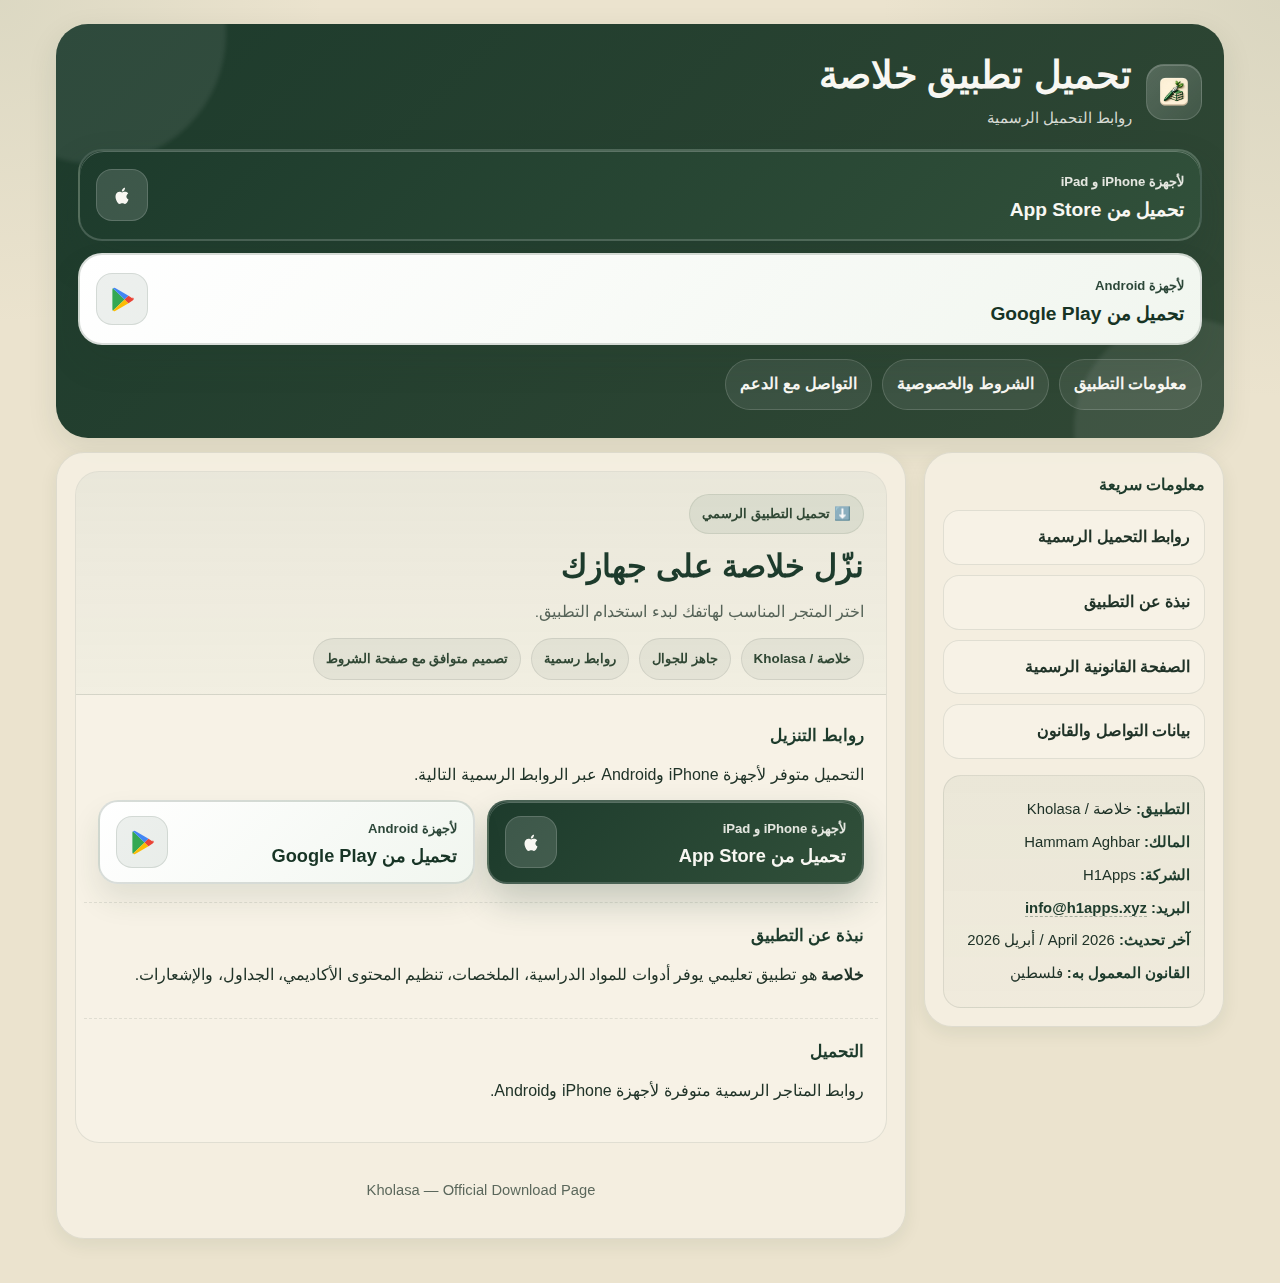
<file: kholasa_download.html>
<!DOCTYPE html>
<html lang="ar" dir="rtl">
<head>
  <meta charset="UTF-8" />
  <meta name="viewport" content="width=device-width, initial-scale=1.0" />
  <title>Kholasa Download | تحميل تطبيق خلاصة الرسمي</title>
  <meta name="description" content="صفحة تحميل تطبيق خلاصة الرسمية مع روابط المتاجر ومعلومات التطبيق والتواصل." />
  <meta property="og:title" content="تحميل تطبيق خلاصة الرسمي | Kholasa Download" />
  <meta
    property="og:description"
    content="نزّل تطبيق خلاصة من المتجر المناسب لك، وتعرّف بسرعة على الخدمة ومعلومات التواصل والروابط المهمة."
  />
  <meta property="og:type" content="website" />
  <meta property="og:image" content="app_logo.png" />
  <meta property="og:image:alt" content="شعار تطبيق خلاصة" />
  <meta name="twitter:card" content="summary_large_image" />
  <meta name="twitter:title" content="تحميل تطبيق خلاصة الرسمي | Kholasa Download" />
  <meta name="twitter:description" content="نزّل تطبيق خلاصة من المتجر المناسب لك، وتعرّف بسرعة على الخدمة ومعلومات التواصل والروابط المهمة." />
  <meta name="twitter:image" content="app_logo.png" />
  <link rel="icon" type="image/png" href="app_logo.png" />
  <link rel="shortcut icon" href="app_logo.png" />
  <link rel="apple-touch-icon" href="app_logo.png" />
  <style>
    :root{
      --darkGreen:#1D3B2C;
      --deepGreen:#314835;
      --sageGreen:#6F8B71;
      --softOlive:#9DA890;
      --cream:#EBE3CE;
      --warmBeige:#D4CBB4;
      --cardLight:#F7F2E6;
      --textDark:#203328;
      --textLight:#F8F7F2;
      --border:rgba(32, 51, 40, 0.10);
      --shadow:0 10px 30px rgba(29,59,44,.10);
      --shadow-soft:0 6px 18px rgba(29,59,44,.08);
      --radius-xl:28px;
      --radius-lg:20px;
      --radius-md:16px;
      --radius-sm:12px;
      --transition:220ms ease;
    }

    *{box-sizing:border-box}
    html{scroll-behavior:smooth}
    body{
      margin:0;
      font-family:-apple-system,BlinkMacSystemFont,"Segoe UI",Roboto,"Noto Sans Arabic","Noto Sans",Tahoma,Arial,sans-serif;
      background:
        radial-gradient(circle at top right, rgba(157,168,144,.22), transparent 22%),
        radial-gradient(circle at top left, rgba(111,139,113,.12), transparent 18%),
        var(--cream);
      color:var(--textDark);
      min-height:100vh;
      line-height:1.8;
    }

    a{
      color:inherit;
      text-decoration:none;
    }

    .page{
      max-width:1200px;
      margin:0 auto;
      padding:14px 12px 28px;
    }

    .hero{
      position:relative;
      overflow:hidden;
      border-radius:24px;
      background:linear-gradient(135deg, var(--darkGreen), var(--deepGreen));
      color:var(--textLight);
      padding:18px 16px;
      box-shadow:var(--shadow);
      isolation:isolate;
    }

    .hero::before,
    .hero::after{
      content:"";
      position:absolute;
      border-radius:999px;
      background:rgba(255,255,255,.08);
      z-index:-1;
      filter:blur(2px);
    }
    .hero::before{
      width:260px;
      height:260px;
      top:-120px;
      left:-90px;
    }
    .hero::after{
      width:220px;
      height:220px;
      bottom:-100px;
      right:-70px;
    }

    .brand{
      display:flex;
      align-items:center;
      gap:14px;
      flex-wrap:wrap;
      margin-bottom:18px;
    }

    .logo{
      width:56px;
      height:56px;
      border-radius:18px;
      display:flex;
      align-items:center;
      justify-content:center;
      background:linear-gradient(135deg, rgba(255,255,255,.20), rgba(255,255,255,.10));
      border:1px solid rgba(255,255,255,.15);
      box-shadow:inset 0 1px 0 rgba(255,255,255,.18);
      padding:8px;
      flex-shrink:0;
    }

    .logo img{
      width:100%;
      height:100%;
      display:block;
      object-fit:contain;
      border-radius:12px;
    }

    .brand-text h1{
      margin:0;
      font-size:clamp(1.55rem, 6vw, 2.4rem);
      line-height:1.2;
      letter-spacing:.2px;
    }

    .brand-text p{
      margin:6px 0 0;
      color:rgba(248,247,242,.85);
      font-size:.95rem;
    }

    .controls{
      margin-top:14px;
      display:flex;
      gap:10px;
      flex-wrap:wrap;
      align-items:center;
    }

    .ghost-btn{
      border:1px solid rgba(255,255,255,.16);
      background:rgba(255,255,255,.08);
      color:var(--textLight);
      padding:10px 14px;
      border-radius:999px;
      font-weight:700;
      transition:var(--transition);
    }

    .ghost-btn:hover{
      background:rgba(255,255,255,.14);
      transform:translateY(-1px);
    }

    .content-shell{
      margin-top:14px;
      display:grid;
      grid-template-columns:1fr;
      gap:18px;
      align-items:start;
    }

    .side-panel,
    .content-panel{
      background:rgba(247,242,230,.76);
      border:1px solid var(--border);
      border-radius:22px;
      box-shadow:var(--shadow-soft);
      backdrop-filter:blur(10px);
    }

    .side-panel{
      padding:18px;
    }

    .side-title{
      font-size:1rem;
      font-weight:800;
      margin:0 0 10px;
      color:var(--darkGreen);
    }

    .side-note{
      margin:0 0 18px;
      color:rgba(32,51,40,.75);
      font-size:.94rem;
      line-height:1.7;
    }

    .quick-list{
      display:flex;
      flex-direction:column;
      gap:10px;
      margin-bottom:16px;
    }

    .quick-link{
      background:var(--cardLight);
      border:1px solid var(--border);
      border-radius:16px;
      padding:12px 14px;
      font-weight:700;
      transition:var(--transition);
    }

    .quick-link:hover{
      transform:translateY(-1px);
      box-shadow:var(--shadow-soft);
      border-color:rgba(49,72,53,.18);
    }

    .meta-card{
      background:linear-gradient(180deg, rgba(111,139,113,.08), rgba(157,168,144,.05));
      border:1px solid var(--border);
      border-radius:18px;
      padding:14px;
    }

    .meta-card p{
      margin:6px 0;
      font-size:.93rem;
    }

    .meta-card b{
      color:var(--darkGreen);
    }

    .content-panel{
      padding:18px;
    }

    .download-card{
      background:var(--cardLight);
      border:1px solid var(--border);
      border-radius:24px;
      overflow:hidden;
    }

    .card-header{
      padding:18px 16px 12px;
      border-bottom:1px solid var(--border);
      background:linear-gradient(180deg, rgba(111,139,113,.10), rgba(111,139,113,.04));
    }

    .eyebrow{
      display:inline-flex;
      align-items:center;
      gap:8px;
      font-size:.84rem;
      font-weight:800;
      color:var(--deepGreen);
      background:rgba(111,139,113,.12);
      border:1px solid rgba(49,72,53,.10);
      padding:7px 12px;
      border-radius:999px;
      margin-bottom:12px;
    }

    .card-header h2{
      margin:0;
      font-size:clamp(1.4rem, 5.8vw, 2rem);
      line-height:1.3;
      color:var(--darkGreen);
    }

    .subtitle{
      margin:10px 0 0;
      color:rgba(32,51,40,.74);
      font-size:.97rem;
    }

    .badge-row{
      display:flex;
      flex-wrap:wrap;
      gap:10px;
      margin-top:12px;
    }

    .mini-badge{
      background:rgba(29,59,44,.06);
      border:1px solid var(--border);
      color:var(--deepGreen);
      padding:8px 12px;
      border-radius:999px;
      font-size:.84rem;
      font-weight:700;
    }

    .sections{
      padding:8px;
    }

    .section{
      padding:16px 10px;
      border-bottom:1px dashed rgba(32,51,40,.10);
    }

    .section:last-child{
      border-bottom:none;
    }

    .section h3{
      margin:0 0 10px;
      font-size:1.05rem;
      color:var(--darkGreen);
    }

    .section p{
      margin:0 0 10px;
    }

    .store-grid{
      display:grid;
      grid-template-columns:1fr;
      gap:12px;
      margin-top:0;
    }

    .store-button{
      display:flex;
      align-items:center;
      justify-content:space-between;
      gap:14px;
      min-height:78px;
      padding:14px 16px;
      border-radius:20px;
      border:2px solid transparent;
      transition:transform 180ms ease, box-shadow 180ms ease, border-color 180ms ease, filter 180ms ease;
      position:relative;
      overflow:hidden;
    }

    .store-button:hover{
      transform:translateY(-2px);
      filter:saturate(1.05);
    }

    .store-button.primary{
      background:linear-gradient(135deg, #1D3B2C 0%, #31503A 100%);
      color:var(--textLight);
      border-color:rgba(255,255,255,.18);
      box-shadow:0 18px 34px rgba(29,59,44,.22);
    }

    .store-button.secondary{
      background:linear-gradient(135deg, #ffffff 0%, #f1f6ef 100%);
      color:#173425;
      border-color:rgba(49,72,53,.18);
      box-shadow:0 16px 30px rgba(29,59,44,.10);
    }

    .store-button::after{
      content:"";
      position:absolute;
      inset:0;
      border-radius:20px;
      pointer-events:none;
      box-shadow:inset 0 1px 0 rgba(255,255,255,.25);
    }

    .store-button:active{
      transform:translateY(0);
    }

    .store-copy{
      display:flex;
      flex-direction:column;
      gap:4px;
      text-align:right;
    }

    .store-copy small{
      font-size:.82rem;
      opacity:.9;
      font-weight:700;
    }

    .store-copy strong{
      font-size:1.14rem;
      font-weight:900;
      line-height:1.2;
    }

    .store-icon{
      width:52px;
      height:52px;
      border-radius:16px;
      display:grid;
      place-items:center;
      flex-shrink:0;
    }

    .primary .store-icon{
      background:rgba(255,255,255,.14);
      border:1px solid rgba(255,255,255,.16);
    }

    .secondary .store-icon{
      background:rgba(29,59,44,.08);
      border:1px solid rgba(29,59,44,.12);
    }

    .store-icon svg{
      width:27px;
      height:27px;
    }

      .inline-link{
        color:var(--darkGreen);
        font-weight:800;
        border-bottom:1px dashed rgba(29,59,44,.35);
    }

    .footer{
      margin-top:18px;
      text-align:center;
      color:rgba(32,51,40,.72);
      font-size:.92rem;
      padding:16px;
    }

    .download-focus{
      display:grid;
      gap:12px;
      margin-top:12px;
    }

    .download-focus .store-button{
      min-height:92px;
      border-radius:24px;
    }

    .download-focus .store-button::after{
      border-radius:24px;
    }

    .download-focus .store-copy strong{
      font-size:1.2rem;
    }

    .download-focus .store-button.primary{
      box-shadow:0 20px 38px rgba(29,59,44,.24);
    }

    .download-focus .store-button.secondary{
      box-shadow:0 18px 34px rgba(29,59,44,.12);
    }

    @media (min-width: 760px){
      .page{
        padding:24px 16px 44px;
      }

      .hero{
        border-radius:32px;
        padding:28px 22px;
      }

      .content-shell{
        grid-template-columns:300px 1fr;
      }

      .side-panel,
      .content-panel{
        border-radius:28px;
      }

      .card-header{
        padding:22px 22px 14px;
      }

      .section{
        padding:18px 14px;
      }
    }

    @media (min-width: 980px){
      .store-grid{
        grid-template-columns:repeat(2, minmax(0, 1fr));
      }
    }
  </style>
</head>
<body>
  <div class="page">
    <header class="hero">
      <a class="brand" href="#download-links" aria-label="الانتقال إلى روابط التحميل">
        <div class="logo" aria-hidden="true">
          <img src="app_logo.png" alt="شعار خلاصة" />
        </div>
        <div class="brand-text">
          <h1>تحميل تطبيق خلاصة</h1>
          <p>روابط التحميل الرسمية</p>
        </div>
      </a>

      <div class="download-focus" id="download-links">
        <a
          class="store-button primary"
          href="https://apps.apple.com/us/app/kholasa-%D8%AE%D9%84%D8%A7%D8%B5%D8%A9/id6759842527"
          target="_blank"
          rel="noopener noreferrer"
          aria-label="تحميل تطبيق خلاصة من App Store لأجهزة iPhone"
        >
          <div class="store-copy">
            <small>لأجهزة iPhone و iPad</small>
            <strong>تحميل من App Store</strong>
          </div>
          <div class="store-icon" aria-hidden="true">
            <svg viewBox="0 0 24 24" fill="none">
              <path
                d="M15.39 12.73c.02 2.16 1.91 2.88 1.93 2.89-.02.05-.3 1.03-.98 2.05-.59.88-1.2 1.77-2.16 1.79-.95.02-1.26-.56-2.35-.56-1.1 0-1.44.54-2.32.58-.92.03-1.63-.93-2.22-1.81-1.21-1.76-2.13-4.98-.89-7.14.62-1.08 1.73-1.77 2.93-1.79.91-.02 1.77.61 2.35.61.57 0 1.64-.75 2.76-.64.47.02 1.8.19 2.65 1.44-.07.04-1.58.92-1.57 2.58Zm-1.88-5.28c.49-.59.83-1.41.74-2.23-.71.03-1.57.47-2.08 1.06-.46.53-.86 1.36-.75 2.16.79.06 1.6-.41 2.09-.99Z"
                fill="currentColor"
              />
            </svg>
          </div>
        </a>

        <a
          class="store-button secondary"
          href="https://play.google.com/store/apps/details?id=com.h1apps.ptuk.ptuk"
          target="_blank"
          rel="noopener noreferrer"
          aria-label="تحميل تطبيق خلاصة من Google Play لأجهزة Android"
        >
          <div class="store-copy">
            <small>لأجهزة Android</small>
            <strong>تحميل من Google Play</strong>
          </div>
          <div class="store-icon" aria-hidden="true">
            <svg viewBox="0 0 24 24" fill="none">
              <path d="M3.44 2.05 13.9 12 3.44 21.95a2 2 0 0 1-.44-1.28V3.33c0-.48.16-.93.44-1.28Z" fill="#34A853"/>
              <path d="M17.35 8.59 5.52 1.83a2 2 0 0 0-2.08.22L13.9 12l3.45-3.41Z" fill="#4285F4"/>
              <path d="M17.35 15.41 13.9 12 3.44 21.95a2 2 0 0 0 2.08.22l11.83-6.76Z" fill="#FBBC04"/>
              <path d="M21 11.02 17.35 8.59 13.9 12l3.45 3.41L21 12.98c1.33-.82 1.33-2.14 0-2.96Z" fill="#EA4335"/>
            </svg>
          </div>
        </a>
      </div>

      <div class="controls">
        <a class="ghost-btn" href="#project-info">معلومات التطبيق</a>
        <a class="ghost-btn" href="kholasa.html">الشروط والخصوصية</a>
        <a class="ghost-btn" href="mailto:info@h1apps.xyz">التواصل مع الدعم</a>
      </div>
    </header>

    <main class="content-shell">
      <aside class="side-panel">
        <h2 class="side-title">معلومات سريعة</h2>

        <div class="quick-list">
          <a class="quick-link" href="#download-links">روابط التحميل الرسمية</a>
          <a class="quick-link" href="#project-info">نبذة عن التطبيق</a>
          <a class="quick-link" href="kholasa.html">الصفحة القانونية الرسمية</a>
          <a class="quick-link" href="#contact-block">بيانات التواصل والقانون</a>
        </div>

        <div class="meta-card" id="contact-block">
          <p><b>التطبيق:</b> خلاصة / Kholasa</p>
          <p><b>المالك:</b> Hammam Aghbar</p>
          <p><b>الشركة:</b> H1Apps</p>
          <p><b>البريد:</b> <a class="inline-link" href="mailto:info@h1apps.xyz">info@h1apps.xyz</a></p>
          <p><b>آخر تحديث:</b> April 2026 / أبريل 2026</p>
          <p><b>القانون المعمول به:</b> فلسطين</p>
        </div>
      </aside>

      <section class="content-panel">
        <article class="download-card">
          <div class="card-header">
            <div class="eyebrow">⬇️ تحميل التطبيق الرسمي</div>
            <h2>نزّل خلاصة على جهازك</h2>
            <p class="subtitle">
              اختر المتجر المناسب لهاتفك لبدء استخدام التطبيق.
            </p>
            <div class="badge-row">
              <span class="mini-badge">خلاصة / Kholasa</span>
              <span class="mini-badge">جاهز للجوال</span>
              <span class="mini-badge">روابط رسمية</span>
<span class="mini-badge">تصميم متوافق مع صفحة الشروط</span>
            </div>
          </div>

          <div class="sections">
            <section class="section">
              <h3>روابط التنزيل</h3>
              <p>
                التحميل متوفر لأجهزة iPhone وAndroid عبر الروابط الرسمية التالية.
              </p>

              <div class="store-grid">
                <a
                  class="store-button primary"
                  href="https://apps.apple.com/us/app/kholasa-%D8%AE%D9%84%D8%A7%D8%B5%D8%A9/id6759842527"
                  target="_blank"
                  rel="noopener noreferrer"
                  aria-label="تحميل تطبيق خلاصة من App Store لأجهزة iPhone"
                >
                  <div class="store-copy">
                    <small>لأجهزة iPhone و iPad</small>
                    <strong>تحميل من App Store</strong>
                  </div>
                  <div class="store-icon" aria-hidden="true">
                    <svg viewBox="0 0 24 24" fill="none">
                      <path
                        d="M15.39 12.73c.02 2.16 1.91 2.88 1.93 2.89-.02.05-.3 1.03-.98 2.05-.59.88-1.2 1.77-2.16 1.79-.95.02-1.26-.56-2.35-.56-1.1 0-1.44.54-2.32.58-.92.03-1.63-.93-2.22-1.81-1.21-1.76-2.13-4.98-.89-7.14.62-1.08 1.73-1.77 2.93-1.79.91-.02 1.77.61 2.35.61.57 0 1.64-.75 2.76-.64.47.02 1.8.19 2.65 1.44-.07.04-1.58.92-1.57 2.58Zm-1.88-5.28c.49-.59.83-1.41.74-2.23-.71.03-1.57.47-2.08 1.06-.46.53-.86 1.36-.75 2.16.79.06 1.6-.41 2.09-.99Z"
                        fill="currentColor"
                      />
                    </svg>
                  </div>
                </a>

                <a
                  class="store-button secondary"
                  href="https://play.google.com/store/apps/details?id=com.h1apps.ptuk.ptuk"
                  target="_blank"
                  rel="noopener noreferrer"
                  aria-label="تحميل تطبيق خلاصة من Google Play لأجهزة Android"
                >
                  <div class="store-copy">
                    <small>لأجهزة Android</small>
                    <strong>تحميل من Google Play</strong>
                  </div>
                  <div class="store-icon" aria-hidden="true">
                    <svg viewBox="0 0 24 24" fill="none">
                      <path d="M3.44 2.05 13.9 12 3.44 21.95a2 2 0 0 1-.44-1.28V3.33c0-.48.16-.93.44-1.28Z" fill="#34A853"/>
                      <path d="M17.35 8.59 5.52 1.83a2 2 0 0 0-2.08.22L13.9 12l3.45-3.41Z" fill="#4285F4"/>
                      <path d="M17.35 15.41 13.9 12 3.44 21.95a2 2 0 0 0 2.08.22l11.83-6.76Z" fill="#FBBC04"/>
                      <path d="M21 11.02 17.35 8.59 13.9 12l3.45 3.41L21 12.98c1.33-.82 1.33-2.14 0-2.96Z" fill="#EA4335"/>
                    </svg>
                  </div>
                </a>
              </div>
            </section>

            <section class="section" id="project-info">
              <h3>نبذة عن التطبيق</h3>
              <p>
<b>خلاصة</b> هو تطبيق تعليمي يوفر أدوات للمواد الدراسية، الملخصات، تنظيم المحتوى الأكاديمي، الجداول، والإشعارات.
              </p>
            </section>

            <section class="section">
              <h3>التحميل</h3>
              <p>روابط المتاجر الرسمية متوفرة لأجهزة iPhone وAndroid.</p>
            </section>
          </div>
        </article>

        <div class="footer">
Kholasa — Official Download Page        </div>
      </section>
    </main>
  </div>
</body>
</html>
</file>
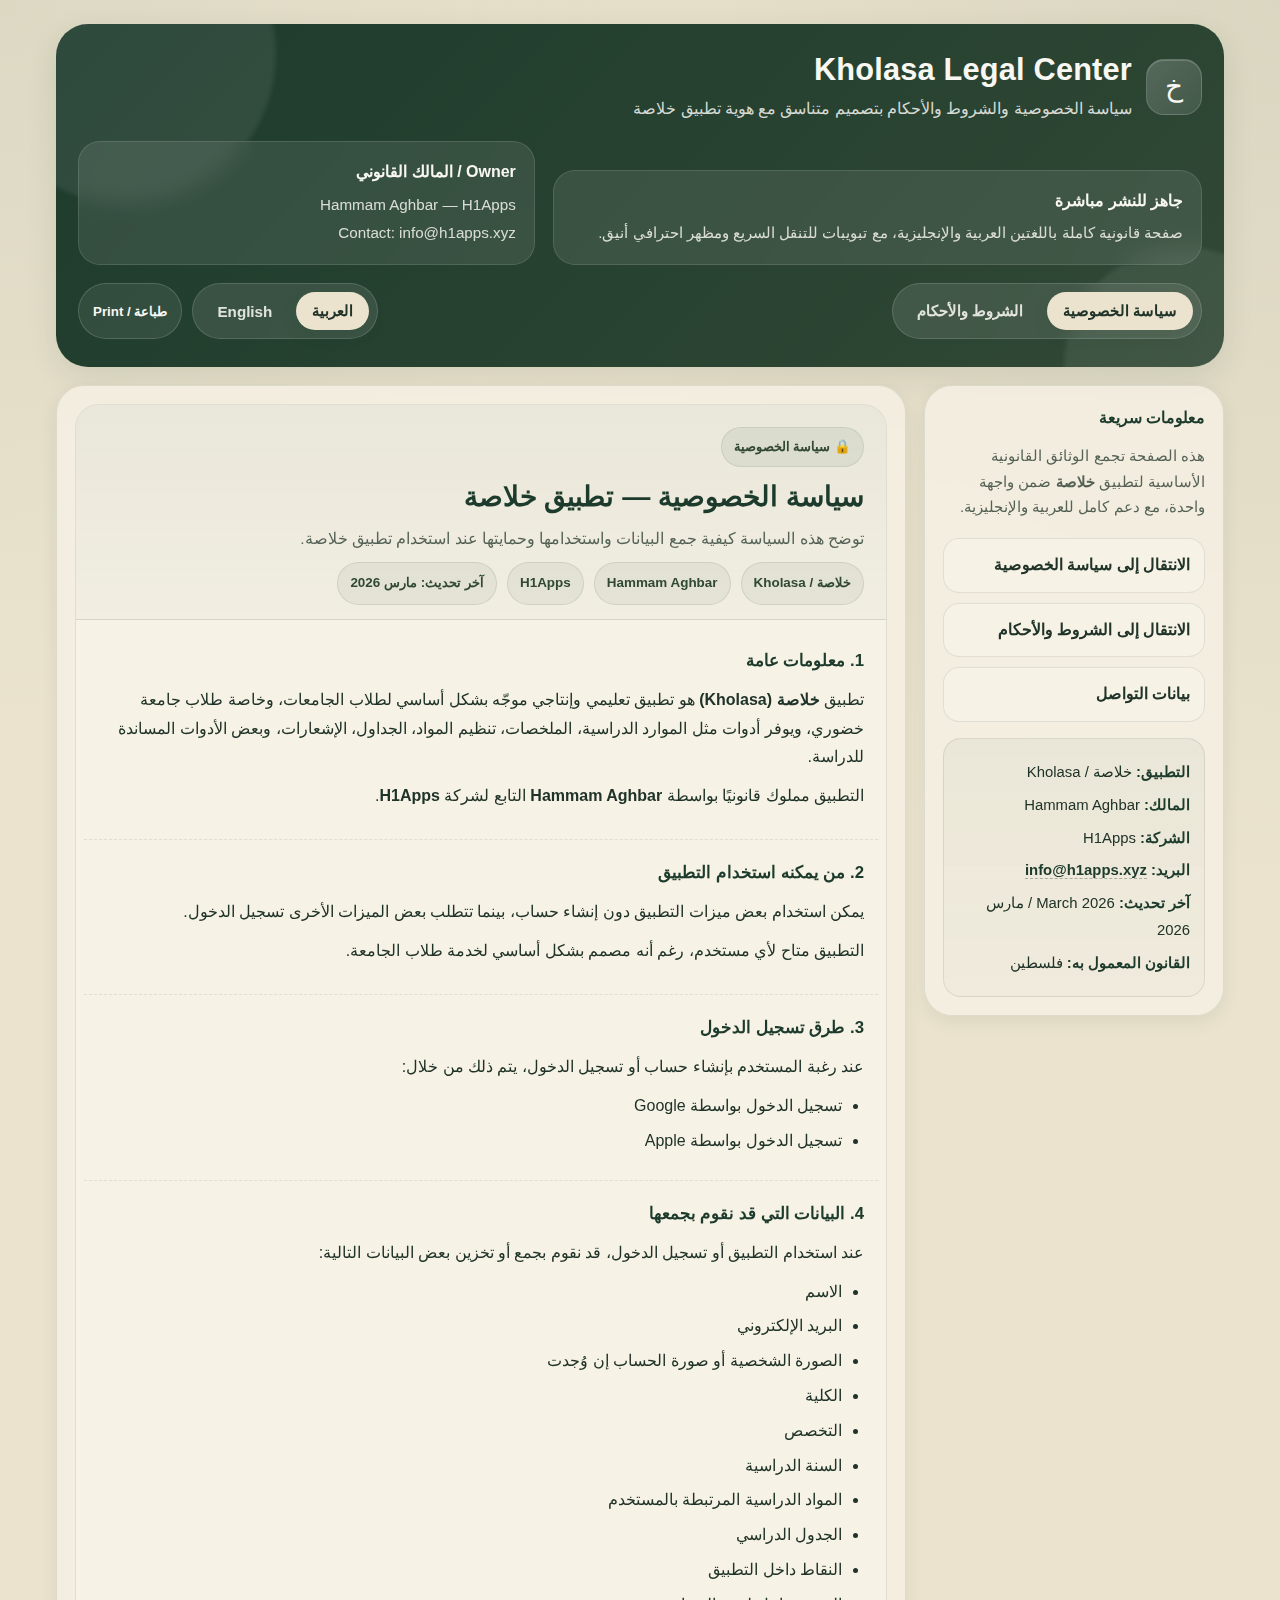
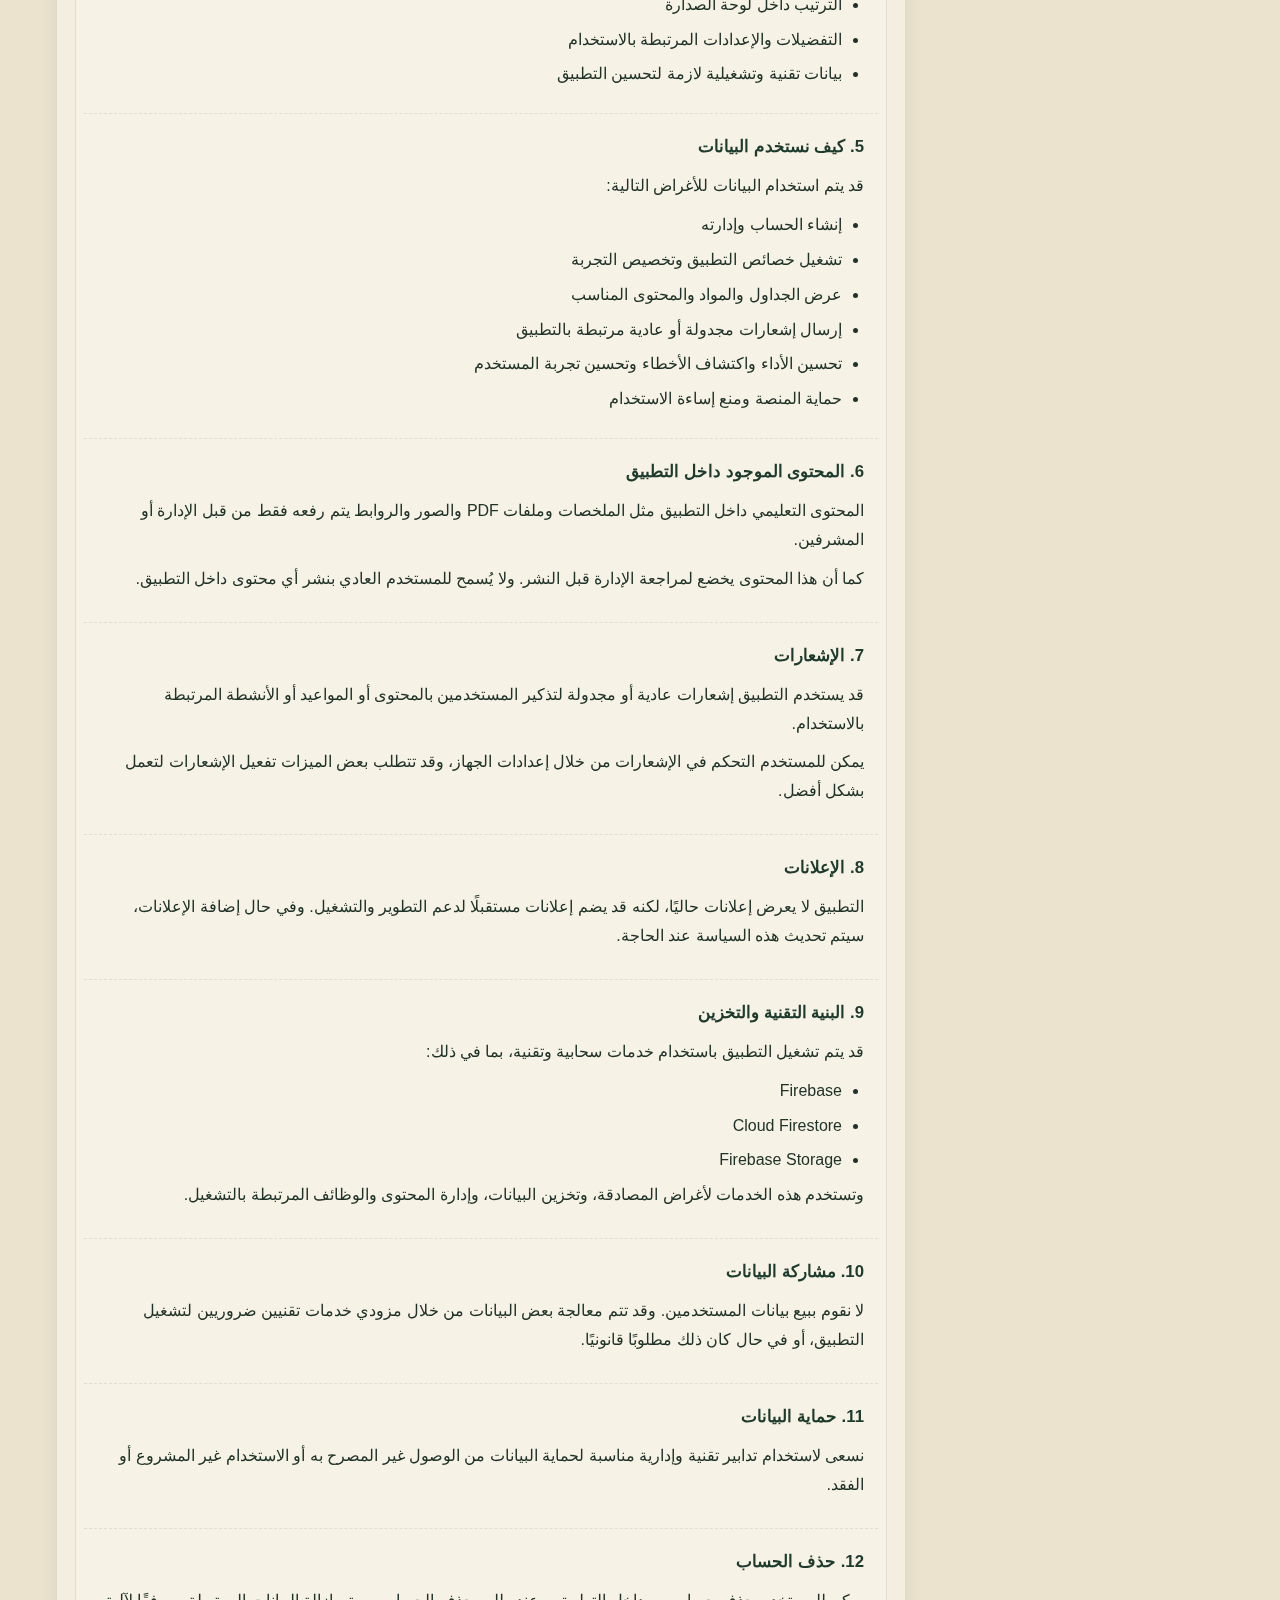
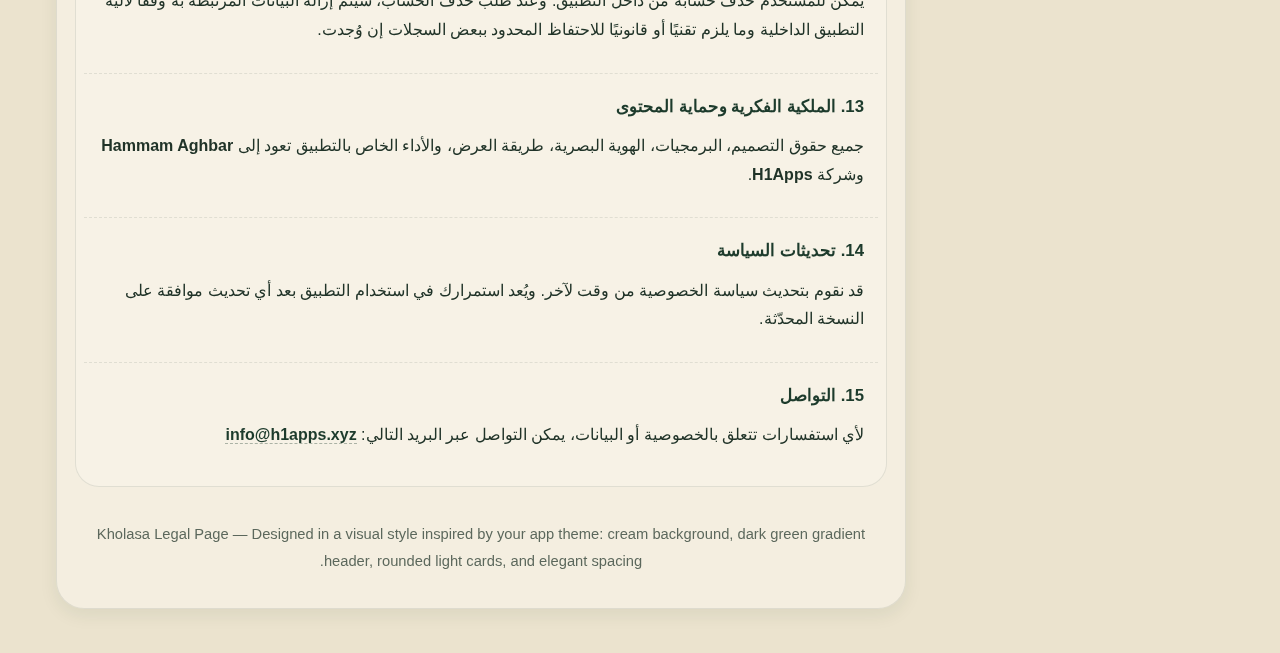
<file: kholasa_legal_bilingual.html>
<!DOCTYPE html>
<html lang="ar" dir="rtl">
<head>
  <meta charset="UTF-8" />
  <meta name="viewport" content="width=device-width, initial-scale=1.0" />
  <title>Kholasa Legal | الشروط والأحكام وسياسة الخصوصية</title>
  <meta name="description" content="Kholasa legal page including Privacy Policy and Terms & Conditions in Arabic and English." />
  <style>
    :root{
      --darkGreen:#1D3B2C;
      --deepGreen:#314835;
      --sageGreen:#6F8B71;
      --softOlive:#9DA890;
      --cream:#EBE3CE;
      --warmBeige:#D4CBB4;
      --cardLight:#F7F2E6;
      --textDark:#203328;
      --textLight:#F8F7F2;
      --danger:#B65252;
      --border:rgba(32, 51, 40, 0.10);
      --shadow:0 10px 30px rgba(29,59,44,.10);
      --shadow-soft:0 6px 18px rgba(29,59,44,.08);
      --radius-xl:28px;
      --radius-lg:20px;
      --radius-md:16px;
      --radius-sm:12px;
      --transition:220ms ease;
    }

    *{box-sizing:border-box}
    html{scroll-behavior:smooth}
    body{
      margin:0;
      font-family:-apple-system,BlinkMacSystemFont,"Segoe UI",Roboto,"Noto Sans Arabic","Noto Sans",Tahoma,Arial,sans-serif;
      background:
        radial-gradient(circle at top right, rgba(157,168,144,.22), transparent 22%),
        radial-gradient(circle at top left, rgba(111,139,113,.12), transparent 18%),
        var(--cream);
      color:var(--textDark);
      min-height:100vh;
      line-height:1.8;
    }

    .page{
      max-width:1200px;
      margin:0 auto;
      padding:24px 16px 44px;
    }

    .hero{
      position:relative;
      overflow:hidden;
      border-radius:32px;
      background:linear-gradient(135deg, var(--darkGreen), var(--deepGreen));
      color:var(--textLight);
      padding:28px 22px;
      box-shadow:var(--shadow);
      isolation:isolate;
    }

    .hero::before,
    .hero::after{
      content:"";
      position:absolute;
      border-radius:999px;
      background:rgba(255,255,255,.08);
      z-index:-1;
      filter:blur(2px);
    }
    .hero::before{
      width:300px;height:300px;top:-120px;left:-80px;
    }
    .hero::after{
      width:240px;height:240px;bottom:-120px;right:-80px;
    }

    .brand{
      display:flex;
      align-items:center;
      gap:14px;
      flex-wrap:wrap;
      margin-bottom:18px;
    }

    .logo{
      width:56px;
      height:56px;
      border-radius:18px;
      display:grid;
      place-items:center;
      background:linear-gradient(135deg, rgba(255,255,255,.20), rgba(255,255,255,.10));
      border:1px solid rgba(255,255,255,.15);
      box-shadow:inset 0 1px 0 rgba(255,255,255,.18);
      font-size:28px;
    }

    .brand-text h1{
      margin:0;
      font-size:clamp(1.5rem, 2.4vw, 2.2rem);
      line-height:1.2;
      letter-spacing:.2px;
    }
    .brand-text p{
      margin:6px 0 0;
      color:rgba(248,247,242,.85);
      font-size:.97rem;
    }

    .hero-grid{
      display:grid;
      grid-template-columns:1.35fr .95fr;
      gap:18px;
      align-items:end;
    }

    .hero-card{
      background:rgba(255,255,255,.09);
      border:1px solid rgba(255,255,255,.12);
      border-radius:22px;
      padding:16px 18px;
      backdrop-filter: blur(10px);
    }

    .hero-card strong{
      display:block;
      font-size:1rem;
      margin-bottom:4px;
    }

    .hero-card span{
      color:rgba(248,247,242,.84);
      font-size:.95rem;
    }

    .controls{
      margin-top:18px;
      display:flex;
      gap:12px;
      flex-wrap:wrap;
      justify-content:space-between;
      align-items:center;
    }

    .segmented{
      display:inline-flex;
      gap:8px;
      padding:8px;
      background:rgba(255,255,255,.10);
      border:1px solid rgba(255,255,255,.14);
      border-radius:999px;
      backdrop-filter: blur(10px);
      flex-wrap:wrap;
    }

    .segmented button{
      border:0;
      background:transparent;
      color:rgba(248,247,242,.88);
      padding:10px 16px;
      border-radius:999px;
      font-weight:700;
      cursor:pointer;
      transition:var(--transition);
      font-size:.95rem;
    }

    .segmented button.active{
      background:var(--cream);
      color:var(--textDark);
      box-shadow:var(--shadow-soft);
    }

    .utility{
      display:flex;
      gap:10px;
      flex-wrap:wrap;
    }

    .ghost-btn{
      border:1px solid rgba(255,255,255,.16);
      background:rgba(255,255,255,.08);
      color:var(--textLight);
      padding:10px 14px;
      border-radius:999px;
      cursor:pointer;
      font-weight:700;
      transition:var(--transition);
      text-decoration:none;
    }
    .ghost-btn:hover{
      background:rgba(255,255,255,.14);
      transform:translateY(-1px);
    }

    .content-shell{
      margin-top:18px;
      display:grid;
      grid-template-columns:300px 1fr;
      gap:18px;
      align-items:start;
    }

    .side-panel,
    .content-panel{
      background:rgba(247,242,230,.76);
      border:1px solid var(--border);
      border-radius:28px;
      box-shadow:var(--shadow-soft);
      backdrop-filter: blur(10px);
    }

    .side-panel{
      padding:18px;
      position:sticky;
      top:18px;
    }

    .side-title{
      font-size:1rem;
      font-weight:800;
      margin:0 0 10px;
      color:var(--darkGreen);
    }

    .side-note{
      margin:0 0 18px;
      color:rgba(32,51,40,.75);
      font-size:.94rem;
      line-height:1.7;
    }

    .quick-list{
      display:flex;
      flex-direction:column;
      gap:10px;
      margin-bottom:16px;
    }

    .quick-link{
      text-decoration:none;
      color:var(--textDark);
      background:var(--cardLight);
      border:1px solid var(--border);
      border-radius:16px;
      padding:12px 14px;
      font-weight:700;
      transition:var(--transition);
    }
    .quick-link:hover{
      transform:translateY(-1px);
      box-shadow:var(--shadow-soft);
      border-color:rgba(49,72,53,.18);
    }

    .meta-card{
      background:linear-gradient(180deg, rgba(111,139,113,.08), rgba(157,168,144,.05));
      border:1px solid var(--border);
      border-radius:18px;
      padding:14px;
    }
    .meta-card p{
      margin:6px 0;
      font-size:.93rem;
    }
    .meta-card b{
      color:var(--darkGreen);
    }

    .content-panel{
      padding:18px;
    }

    .tab-panel{ display:none; }
    .tab-panel.active{ display:block; }

    .lang-panel{ display:none; }
    .lang-panel.active{ display:block; }

    .legal-card{
      background:var(--cardLight);
      border:1px solid var(--border);
      border-radius:24px;
      overflow:hidden;
    }

    .card-header{
      padding:22px 22px 14px;
      border-bottom:1px solid var(--border);
      background:linear-gradient(180deg, rgba(111,139,113,.10), rgba(111,139,113,.04));
    }

    .eyebrow{
      display:inline-flex;
      align-items:center;
      gap:8px;
      font-size:.84rem;
      font-weight:800;
      color:var(--deepGreen);
      background:rgba(111,139,113,.12);
      border:1px solid rgba(49,72,53,.10);
      padding:7px 12px;
      border-radius:999px;
      margin-bottom:12px;
    }

    .card-header h2{
      margin:0;
      font-size:clamp(1.35rem, 2.2vw, 1.9rem);
      line-height:1.25;
      color:var(--darkGreen);
    }

    .card-header .subtitle{
      margin:10px 0 0;
      color:rgba(32,51,40,.74);
      font-size:.97rem;
    }

    .sections{
      padding:8px;
    }

    .section{
      padding:18px 14px;
      border-bottom:1px dashed rgba(32,51,40,.10);
    }

    .section:last-child{ border-bottom:none; }

    .section h3{
      margin:0 0 10px;
      font-size:1.05rem;
      color:var(--darkGreen);
    }

    .section p{
      margin:0 0 10px;
      color:var(--textDark);
    }

    .section ul{
      margin:0;
      padding-inline-start:22px;
    }

    .section li{
      margin:6px 0;
    }

    .footer{
      margin-top:18px;
      text-align:center;
      color:rgba(32,51,40,.72);
      font-size:.92rem;
      padding:16px;
    }

    .badge-row{
      display:flex;
      flex-wrap:wrap;
      gap:10px;
      margin-top:10px;
    }

    .mini-badge{
      background:rgba(29,59,44,.06);
      border:1px solid var(--border);
      color:var(--deepGreen);
      padding:8px 12px;
      border-radius:999px;
      font-size:.84rem;
      font-weight:700;
    }

    .ltr{
      direction:ltr;
      text-align:left;
    }

    .rtl{
      direction:rtl;
      text-align:right;
    }

    a.inline-link{
      color:var(--darkGreen);
      font-weight:800;
      text-decoration:none;
      border-bottom:1px dashed rgba(29,59,44,.35);
    }

    @media (max-width: 980px){
      .hero-grid,
      .content-shell{
        grid-template-columns:1fr;
      }
      .side-panel{
        position:static;
      }
    }

    @media (max-width: 640px){
      .page{ padding:14px 12px 28px; }
      .hero{ padding:18px 16px; border-radius:24px; }
      .content-panel,.side-panel{ border-radius:22px; }
      .card-header{ padding:18px 16px 12px; }
      .section{ padding:16px 10px; }
      .controls{ align-items:flex-start; }
    }

    @media print{
      body{ background:#fff; }
      .hero,.side-panel,.utility,.controls .segmented:nth-child(2){ display:none !important; }
      .content-shell{ display:block; }
      .content-panel{ box-shadow:none; border:0; background:#fff; padding:0; }
      .legal-card{ border:0; background:#fff; }
      .tab-panel, .lang-panel{ display:block !important; }
      .section{ break-inside:avoid; }
    }
  </style>
</head>
<body>
  <div class="page">
    <header class="hero">
      <div class="brand">
        <div class="logo">خ</div>
        <div class="brand-text">
          <h1>Kholasa Legal Center</h1>
          <p>سياسة الخصوصية والشروط والأحكام بتصميم متناسق مع هوية تطبيق خلاصة</p>
        </div>
      </div>

      <div class="hero-grid">
        <div class="hero-card">
          <strong>جاهز للنشر مباشرة</strong>
          <span>صفحة قانونية كاملة باللغتين العربية والإنجليزية، مع تبويبات للتنقل السريع ومظهر احترافي أنيق.</span>
        </div>
        <div class="hero-card">
          <strong>Owner / المالك القانوني</strong>
          <span>Hammam Aghbar — H1Apps<br>Contact: info@h1apps.xyz</span>
        </div>
      </div>

      <div class="controls">
        <div class="segmented" id="docTabs" aria-label="Document tabs">
          <button class="active" data-tab="privacy">سياسة الخصوصية</button>
          <button data-tab="terms">الشروط والأحكام</button>
        </div>

        <div class="utility">
          <div class="segmented" id="langTabs" aria-label="Language tabs">
            <button class="active" data-lang="ar">العربية</button>
            <button data-lang="en">English</button>
          </div>
          <button class="ghost-btn" onclick="window.print()">طباعة / Print</button>
        </div>
      </div>
    </header>

    <main class="content-shell">
      <aside class="side-panel">
        <h2 class="side-title">معلومات سريعة</h2>
        <p class="side-note">
          هذه الصفحة تجمع الوثائق القانونية الأساسية لتطبيق <b>خلاصة</b> ضمن واجهة واحدة، مع دعم كامل للعربية والإنجليزية.
        </p>

        <div class="quick-list" id="quickNav">
          <a class="quick-link" href="#privacy-top">الانتقال إلى سياسة الخصوصية</a>
          <a class="quick-link" href="#terms-top">الانتقال إلى الشروط والأحكام</a>
          <a class="quick-link" href="#contact-block">بيانات التواصل</a>
        </div>

        <div class="meta-card" id="contact-block">
          <p><b>التطبيق:</b> خلاصة / Kholasa</p>
          <p><b>المالك:</b> Hammam Aghbar</p>
          <p><b>الشركة:</b> H1Apps</p>
          <p><b>البريد:</b> <a class="inline-link" href="mailto:info@h1apps.xyz">info@h1apps.xyz</a></p>
          <p><b>آخر تحديث:</b> March 2026 / مارس 2026</p>
          <p><b>القانون المعمول به:</b> فلسطين</p>
        </div>
      </aside>

      <section class="content-panel">
        <!-- PRIVACY -->
        <div class="tab-panel active" id="privacy">
          <!-- Arabic -->
          <div class="lang-panel active rtl" id="privacy-ar">
            <article class="legal-card" id="privacy-top">
              <div class="card-header">
                <div class="eyebrow">🔒 سياسة الخصوصية</div>
                <h2>سياسة الخصوصية — تطبيق خلاصة</h2>
                <p class="subtitle">
                  توضح هذه السياسة كيفية جمع البيانات واستخدامها وحمايتها عند استخدام تطبيق خلاصة.
                </p>
                <div class="badge-row">
                  <span class="mini-badge">خلاصة / Kholasa</span>
                  <span class="mini-badge">Hammam Aghbar</span>
                  <span class="mini-badge">H1Apps</span>
                  <span class="mini-badge">آخر تحديث: مارس 2026</span>
                </div>
              </div>

              <div class="sections">
                <section class="section">
                  <h3>1. معلومات عامة</h3>
                  <p>
                    تطبيق <b>خلاصة (Kholasa)</b> هو تطبيق تعليمي وإنتاجي موجّه بشكل أساسي لطلاب الجامعات، وخاصة طلاب جامعة خضوري،
                    ويوفر أدوات مثل الموارد الدراسية، الملخصات، تنظيم المواد، الجداول، الإشعارات، وبعض الأدوات المساندة للدراسة.
                  </p>
                  <p>
                    التطبيق مملوك قانونيًا بواسطة <b>Hammam Aghbar</b> التابع لشركة <b>H1Apps</b>.
                  </p>
                </section>

                <section class="section">
                  <h3>2. من يمكنه استخدام التطبيق</h3>
                  <p>
                    يمكن استخدام بعض ميزات التطبيق دون إنشاء حساب، بينما تتطلب بعض الميزات الأخرى تسجيل الدخول.
                  </p>
                  <p>
                    التطبيق متاح لأي مستخدم، رغم أنه مصمم بشكل أساسي لخدمة طلاب الجامعة.
                  </p>
                </section>

                <section class="section">
                  <h3>3. طرق تسجيل الدخول</h3>
                  <p>عند رغبة المستخدم بإنشاء حساب أو تسجيل الدخول، يتم ذلك من خلال:</p>
                  <ul>
                    <li>تسجيل الدخول بواسطة Google</li>
                    <li>تسجيل الدخول بواسطة Apple</li>
                  </ul>
                </section>

                <section class="section">
                  <h3>4. البيانات التي قد نقوم بجمعها</h3>
                  <p>عند استخدام التطبيق أو تسجيل الدخول، قد نقوم بجمع أو تخزين بعض البيانات التالية:</p>
                  <ul>
                    <li>الاسم</li>
                    <li>البريد الإلكتروني</li>
                    <li>الصورة الشخصية أو صورة الحساب إن وُجدت</li>
                    <li>الكلية</li>
                    <li>التخصص</li>
                    <li>السنة الدراسية</li>
                    <li>المواد الدراسية المرتبطة بالمستخدم</li>
                    <li>الجدول الدراسي</li>
                    <li>النقاط داخل التطبيق</li>
                    <li>الترتيب داخل لوحة الصدارة</li>
                    <li>التفضيلات والإعدادات المرتبطة بالاستخدام</li>
                    <li>بيانات تقنية وتشغيلية لازمة لتحسين التطبيق</li>
                  </ul>
                </section>

                <section class="section">
                  <h3>5. كيف نستخدم البيانات</h3>
                  <p>قد يتم استخدام البيانات للأغراض التالية:</p>
                  <ul>
                    <li>إنشاء الحساب وإدارته</li>
                    <li>تشغيل خصائص التطبيق وتخصيص التجربة</li>
                    <li>عرض الجداول والمواد والمحتوى المناسب</li>
                    <li>إرسال إشعارات مجدولة أو عادية مرتبطة بالتطبيق</li>
                    <li>تحسين الأداء واكتشاف الأخطاء وتحسين تجربة المستخدم</li>
                    <li>حماية المنصة ومنع إساءة الاستخدام</li>
                  </ul>
                </section>

                <section class="section">
                  <h3>6. المحتوى الموجود داخل التطبيق</h3>
                  <p>
                    المحتوى التعليمي داخل التطبيق مثل الملخصات وملفات PDF والصور والروابط يتم رفعه فقط من قبل الإدارة أو المشرفين.
                  </p>
                  <p>
                    كما أن هذا المحتوى يخضع لمراجعة الإدارة قبل النشر. ولا يُسمح للمستخدم العادي بنشر أي محتوى داخل التطبيق.
                  </p>
                </section>

                <section class="section">
                  <h3>7. الإشعارات</h3>
                  <p>
                    قد يستخدم التطبيق إشعارات عادية أو مجدولة لتذكير المستخدمين بالمحتوى أو المواعيد أو الأنشطة المرتبطة بالاستخدام.
                  </p>
                  <p>
                    يمكن للمستخدم التحكم في الإشعارات من خلال إعدادات الجهاز، وقد تتطلب بعض الميزات تفعيل الإشعارات لتعمل بشكل أفضل.
                  </p>
                </section>

                <section class="section">
                  <h3>8. الإعلانات</h3>
                  <p>
                    التطبيق لا يعرض إعلانات حاليًا، لكنه قد يضم إعلانات مستقبلًا لدعم التطوير والتشغيل. وفي حال إضافة الإعلانات،
                    سيتم تحديث هذه السياسة عند الحاجة.
                  </p>
                </section>

                <section class="section">
                  <h3>9. البنية التقنية والتخزين</h3>
                  <p>
                    قد يتم تشغيل التطبيق باستخدام خدمات سحابية وتقنية، بما في ذلك:
                  </p>
                  <ul>
                    <li>Firebase</li>
                    <li>Cloud Firestore</li>
                    <li>Firebase Storage</li>
                  </ul>
                  <p>
                    وتستخدم هذه الخدمات لأغراض المصادقة، وتخزين البيانات، وإدارة المحتوى والوظائف المرتبطة بالتشغيل.
                  </p>
                </section>

                <section class="section">
                  <h3>10. مشاركة البيانات</h3>
                  <p>
                    لا نقوم ببيع بيانات المستخدمين. وقد تتم معالجة بعض البيانات من خلال مزودي خدمات تقنيين ضروريين لتشغيل التطبيق،
                    أو في حال كان ذلك مطلوبًا قانونيًا.
                  </p>
                </section>

                <section class="section">
                  <h3>11. حماية البيانات</h3>
                  <p>
                    نسعى لاستخدام تدابير تقنية وإدارية مناسبة لحماية البيانات من الوصول غير المصرح به أو الاستخدام غير المشروع أو الفقد.
                  </p>
                </section>

                <section class="section">
                  <h3>12. حذف الحساب</h3>
                  <p>
                    يمكن للمستخدم حذف حسابه من داخل التطبيق. وعند طلب حذف الحساب، سيتم إزالة البيانات المرتبطة به وفقًا لآلية التطبيق الداخلية
                    وما يلزم تقنيًا أو قانونيًا للاحتفاظ المحدود ببعض السجلات إن وُجدت.
                  </p>
                </section>

                <section class="section">
                  <h3>13. الملكية الفكرية وحماية المحتوى</h3>
                  <p>
                    جميع حقوق التصميم، البرمجيات، الهوية البصرية، طريقة العرض، والأداء الخاص بالتطبيق تعود إلى
                    <b>Hammam Aghbar</b> وشركة <b>H1Apps</b>.
                  </p>
                </section>

                <section class="section">
                  <h3>14. تحديثات السياسة</h3>
                  <p>
                    قد نقوم بتحديث سياسة الخصوصية من وقت لآخر. ويُعد استمرارك في استخدام التطبيق بعد أي تحديث موافقة على النسخة المحدّثة.
                  </p>
                </section>

                <section class="section">
                  <h3>15. التواصل</h3>
                  <p>
                    لأي استفسارات تتعلق بالخصوصية أو البيانات، يمكن التواصل عبر البريد التالي:
                    <a class="inline-link" href="mailto:info@h1apps.xyz">info@h1apps.xyz</a>
                  </p>
                </section>
              </div>
            </article>
          </div>

          <!-- English -->
          <div class="lang-panel ltr" id="privacy-en">
            <article class="legal-card">
              <div class="card-header">
                <div class="eyebrow">🔒 Privacy Policy</div>
                <h2>Privacy Policy — Kholasa App</h2>
                <p class="subtitle">
                  This policy explains how data may be collected, used, stored, and protected when using Kholasa.
                </p>
                <div class="badge-row">
                  <span class="mini-badge">Kholasa</span>
                  <span class="mini-badge">Hammam Aghbar</span>
                  <span class="mini-badge">H1Apps</span>
                  <span class="mini-badge">Last Updated: March 2026</span>
                </div>
              </div>

              <div class="sections">
                <section class="section">
                  <h3>1. General Information</h3>
                  <p>
                    <b>Kholasa</b> is an educational and productivity application primarily intended for university students,
                    especially students of Khadoori University, offering study resources, summaries, subject organization,
                    schedules, notifications, and related academic support tools.
                  </p>
                  <p>
                    The app is legally owned by <b>Hammam Aghbar</b> under <b>H1Apps</b>.
                  </p>
                </section>

                <section class="section">
                  <h3>2. Who Can Use the App</h3>
                  <p>
                    Some features may be accessed without creating an account, while other features require sign-in.
                  </p>
                  <p>
                    The app is available to any user, although it is mainly designed for university students.
                  </p>
                </section>

                <section class="section">
                  <h3>3. Sign-In Methods</h3>
                  <p>When account access is required, users may sign in using:</p>
                  <ul>
                    <li>Google Sign-In</li>
                    <li>Apple Sign-In</li>
                  </ul>
                </section>

                <section class="section">
                  <h3>4. Data We May Collect</h3>
                  <p>When using the app or signing in, we may collect or store the following types of data:</p>
                  <ul>
                    <li>Name</li>
                    <li>Email address</li>
                    <li>Profile or account image, if available</li>
                    <li>College</li>
                    <li>Major</li>
                    <li>Academic year</li>
                    <li>User-related academic subjects</li>
                    <li>Study timetable or schedule</li>
                    <li>In-app points</li>
                    <li>Leaderboard ranking</li>
                    <li>User preferences and settings</li>
                    <li>Technical and operational information needed to improve the app</li>
                  </ul>
                </section>

                <section class="section">
                  <h3>5. How We Use Data</h3>
                  <p>Collected data may be used for the following purposes:</p>
                  <ul>
                    <li>Creating and managing user accounts</li>
                    <li>Operating app features and personalizing user experience</li>
                    <li>Displaying relevant study content, schedules, and academic tools</li>
                    <li>Sending scheduled or regular notifications related to app usage</li>
                    <li>Improving performance, detecting issues, and enhancing user experience</li>
                    <li>Protecting the platform and preventing misuse</li>
                  </ul>
                </section>

                <section class="section">
                  <h3>6. Content Within the App</h3>
                  <p>
                    Educational content inside the app, including summaries, PDF files, images, and links,
                    is uploaded only by administrators or supervisors.
                  </p>
                  <p>
                    Such content is subject to administrative review before publication. Regular users are not allowed to publish content inside the app.
                  </p>
                </section>

                <section class="section">
                  <h3>7. Notifications</h3>
                  <p>
                    The app may use regular or scheduled notifications to remind users of content, timing, updates,
                    or activities related to app usage.
                  </p>
                  <p>
                    Users may manage notifications through device settings, and some features may work best when notifications are enabled.
                  </p>
                </section>

                <section class="section">
                  <h3>8. Advertising</h3>
                  <p>
                    The app does not currently display ads, but ads may be added in the future to support development and operation.
                    If advertising is introduced, this policy may be updated accordingly.
                  </p>
                </section>

                <section class="section">
                  <h3>9. Infrastructure and Storage</h3>
                  <p>The app may rely on cloud and technical services, including:</p>
                  <ul>
                    <li>Firebase</li>
                    <li>Cloud Firestore</li>
                    <li>Firebase Storage</li>
                  </ul>
                  <p>
                    These services may be used for authentication, data storage, content handling, and operational functionality.
                  </p>
                </section>

                <section class="section">
                  <h3>10. Data Sharing</h3>
                  <p>
                    We do not sell user data. Some data may be processed by technical service providers necessary to operate the app,
                    or where required by law.
                  </p>
                </section>

                <section class="section">
                  <h3>11. Data Protection</h3>
                  <p>
                    We aim to apply suitable technical and administrative measures to protect data from unauthorized access,
                    unlawful use, or loss.
                  </p>
                </section>

                <section class="section">
                  <h3>12. Account Deletion</h3>
                  <p>
                    Users may delete their accounts from within the app. When account deletion is requested, related data will be removed
                    in accordance with the app’s internal mechanisms and any technical or legal retention requirements, if applicable.
                  </p>
                </section>

                <section class="section">
                  <h3>13. Intellectual Property</h3>
                  <p>
                    All rights related to the design, software, visual identity, presentation style, and app performance belong to
                    <b>Hammam Aghbar</b> and <b>H1Apps</b>.
                  </p>
                </section>

                <section class="section">
                  <h3>14. Policy Updates</h3>
                  <p>
                    We may update this Privacy Policy from time to time. Continued use of the app after an update means acceptance of the revised version.
                  </p>
                </section>

                <section class="section">
                  <h3>15. Contact</h3>
                  <p>
                    For privacy-related questions, contact:
                    <a class="inline-link" href="mailto:info@h1apps.xyz">info@h1apps.xyz</a>
                  </p>
                </section>
              </div>
            </article>
          </div>
        </div>

        <!-- TERMS -->
        <div class="tab-panel" id="terms">
          <!-- Arabic -->
          <div class="lang-panel active rtl" id="terms-ar">
            <article class="legal-card" id="terms-top">
              <div class="card-header">
                <div class="eyebrow">📘 الشروط والأحكام</div>
                <h2>الشروط والأحكام — تطبيق خلاصة</h2>
                <p class="subtitle">
                  باستخدامك لتطبيق خلاصة، فإنك توافق على الالتزام بهذه الشروط والأحكام.
                </p>
                <div class="badge-row">
                  <span class="mini-badge">استخدام تعليمي وشخصي</span>
                  <span class="mini-badge">النقاط للتحفيز فقط</span>
                  <span class="mini-badge">القانون: فلسطين</span>
                </div>
              </div>

              <div class="sections">
                <section class="section">
                  <h3>1. قبول الشروط</h3>
                  <p>
                    باستخدامك لتطبيق <b>خلاصة (Kholasa)</b> فإنك تقر بأنك قرأت هذه الشروط ووافقت عليها.
                    وإذا كنت لا توافق على أي جزء منها، يجب عليك التوقف عن استخدام التطبيق.
                  </p>
                </section>

                <section class="section">
                  <h3>2. طبيعة الاستخدام</h3>
                  <p>
                    التطبيق مخصص للاستخدام التعليمي والشخصي فقط. ويُحظر استخدامه لأي أغراض غير قانونية أو ضارة أو مخالفة لطبيعة الخدمة.
                  </p>
                </section>

                <section class="section">
                  <h3>3. الحسابات وتسجيل الدخول</h3>
                  <p>
                    يمكن استخدام بعض الميزات دون حساب، بينما تتطلب بعض الوظائف تسجيل الدخول عبر Apple أو Google.
                  </p>
                  <p>
                    المستخدم مسؤول عن صحة المعلومات التي يقدمها وعن الحفاظ على وسيلة الدخول الخاصة به.
                  </p>
                </section>

                <section class="section">
                  <h3>4. المحتوى داخل التطبيق</h3>
                  <p>
                    يتم نشر المحتوى داخل التطبيق بواسطة الإدارة أو المشرفين فقط، ويشمل ذلك الملخصات والملفات والصور والروابط.
                  </p>
                  <p>
                    لا يُسمح للمستخدم العادي بنشر أو رفع أي محتوى داخل التطبيق ما لم يتم تمكين ذلك صراحة من الإدارة.
                  </p>
                </section>

                <section class="section">
                  <h3>5. مراجعة المحتوى والإدارة</h3>
                  <p>
                    تخضع المواد المنشورة داخل التطبيق إلى مراجعة إدارية قبل النشر، ويحق للإدارة تعديل أو حذف أو إيقاف أي محتوى
                    إذا رأت أنه غير مناسب أو مخالف أو يضر بجودة الخدمة.
                  </p>
                </section>

                <section class="section">
                  <h3>6. الملكية الفكرية</h3>
                  <p>
                    جميع حقوق الملكية الفكرية المتعلقة بالتطبيق، بما في ذلك التصميم، الكود، الواجهة، الترتيب البصري، الأداء،
                    الهوية، والعلامات المرتبطة به، تعود إلى <b>Hammam Aghbar</b> وشركة <b>H1Apps</b>.
                  </p>
                  <p>
                    لا يجوز نسخ أي جزء من التطبيق أو إعادة نشره أو استغلاله تجاريًا دون إذن خطي مسبق.
                  </p>
                </section>

                <section class="section">
                  <h3>7. القيود على الاستخدام</h3>
                  <p>يُمنع على المستخدم القيام بأي من الأمور التالية:</p>
                  <ul>
                    <li>محاولة اختراق التطبيق أو تعطيله أو إساءة استخدامه</li>
                    <li>نسخ التصميم أو المحتوى أو الوظائف البرمجية دون تصريح</li>
                    <li>استخدام التطبيق بطريقة تضر بالمستخدمين أو بالإدارة أو بالخدمة</li>
                    <li>التحايل على الأنظمة الداخلية أو على الصلاحيات الممنوحة</li>
                  </ul>
                </section>

                <section class="section">
                  <h3>8. نظام النقاط</h3>
                  <p>
                    يحتوي التطبيق على نظام نقاط داخلي بغرض التحفيز فقط. ولا تمثل هذه النقاط أي قيمة مالية أو نقدية أو قابلة للتحويل خارج التطبيق.
                  </p>
                </section>

                <section class="section">
                  <h3>9. الإشعارات</h3>
                  <p>
                    قد يستخدم التطبيق إشعارات عادية أو مجدولة مرتبطة بالمحتوى أو التذكيرات أو الأنشطة التعليمية أو الإدارية.
                  </p>
                </section>

                <section class="section">
                  <h3>10. الإعلانات</h3>
                  <p>
                    لا يعرض التطبيق إعلانات حاليًا، لكن قد يتم إضافة إعلانات مستقبلًا لدعم تشغيل التطبيق وتطويره.
                  </p>
                </section>

                <section class="section">
                  <h3>11. تعليق الحساب أو الإيقاف</h3>
                  <p>
                    يحق للإدارة تعليق الحساب أو تقييد الوصول أو إيقاف استخدام التطبيق إذا تبيّن وجود إساءة استخدام أو مخالفة للشروط أو خطر على المنصة.
                  </p>
                </section>

                <section class="section">
                  <h3>12. حدود المسؤولية</h3>
                  <p>
                    يتم توفير التطبيق "كما هو" و"حسب التوفر". ولا نضمن أن الخدمة ستكون خالية تمامًا من الانقطاع أو الأخطاء.
                  </p>
                  <p>
                    وإلى الحد الذي يسمح به القانون، لا نتحمل مسؤولية الأضرار غير المباشرة أو الناتجة عن استخدام التطبيق أو عدم القدرة على استخدامه.
                  </p>
                </section>

                <section class="section">
                  <h3>13. التعديلات على الشروط</h3>
                  <p>
                    يجوز لنا تعديل هذه الشروط في أي وقت. ويُعد استمرارك في استخدام التطبيق بعد نشر التعديلات موافقة على النسخة المحدّثة.
                  </p>
                </section>

                <section class="section">
                  <h3>14. القانون المعمول به</h3>
                  <p>
                    تخضع هذه الشروط وتفسّر وفقًا لقوانين <b>فلسطين</b>، مع بقاء التطبيق متاحًا للتنزيل والاستخدام من أي مكان تسمح به الأنظمة المحلية.
                  </p>
                </section>

                <section class="section">
                  <h3>15. التواصل</h3>
                  <p>
                    للاستفسارات العامة أو القانونية:
                    <a class="inline-link" href="mailto:info@h1apps.xyz">info@h1apps.xyz</a>
                  </p>
                </section>
              </div>
            </article>
          </div>

          <!-- English -->
          <div class="lang-panel ltr" id="terms-en">
            <article class="legal-card">
              <div class="card-header">
                <div class="eyebrow">📘 Terms &amp; Conditions</div>
                <h2>Terms &amp; Conditions — Kholasa App</h2>
                <p class="subtitle">
                  By using Kholasa, you agree to comply with the following Terms &amp; Conditions.
                </p>
                <div class="badge-row">
                  <span class="mini-badge">Educational Use</span>
                  <span class="mini-badge">In-App Points Only</span>
                  <span class="mini-badge">Governing Law: Palestine</span>
                </div>
              </div>

              <div class="sections">
                <section class="section">
                  <h3>1. Acceptance of Terms</h3>
                  <p>
                    By using <b>Kholasa</b>, you acknowledge that you have read, understood, and agreed to these Terms &amp; Conditions.
                    If you do not agree, you should stop using the app.
                  </p>
                </section>

                <section class="section">
                  <h3>2. Nature of Use</h3>
                  <p>
                    The app is intended for educational and personal use only. It may not be used for unlawful, harmful, or service-abusive purposes.
                  </p>
                </section>

                <section class="section">
                  <h3>3. Accounts and Sign-In</h3>
                  <p>
                    Some features can be used without an account, while certain features require sign-in through Apple or Google.
                  </p>
                  <p>
                    Users are responsible for the accuracy of the information they provide and for maintaining the security of their access method.
                  </p>
                </section>

                <section class="section">
                  <h3>4. Content Within the App</h3>
                  <p>
                    Content published inside the app is uploaded only by administrators or supervisors, including summaries, files, images, and links.
                  </p>
                  <p>
                    Regular users are not permitted to upload or publish content inside the app unless explicitly enabled by administration.
                  </p>
                </section>

                <section class="section">
                  <h3>5. Content Review and Administration</h3>
                  <p>
                    Published materials are subject to administrative review before release. Administration may edit, remove,
                    or suspend any content considered inappropriate, non-compliant, or harmful to service quality.
                  </p>
                </section>

                <section class="section">
                  <h3>6. Intellectual Property</h3>
                  <p>
                    All intellectual property rights related to the app, including the design, code, interface, visual structure,
                    performance style, identity, and associated marks, belong to <b>Hammam Aghbar</b> and <b>H1Apps</b>.
                  </p>
                  <p>
                    No part of the app may be copied, republished, or commercially exploited without prior written permission.
                  </p>
                </section>

                <section class="section">
                  <h3>7. Restrictions on Use</h3>
                  <p>Users may not:</p>
                  <ul>
                    <li>Attempt to hack, disable, or misuse the app</li>
                    <li>Copy the design, content, or software functionality without authorization</li>
                    <li>Use the app in a way that harms users, administrators, or the service</li>
                    <li>Bypass internal systems or granted permissions</li>
                  </ul>
                </section>

                <section class="section">
                  <h3>8. Points System</h3>
                  <p>
                    The app includes an internal points system for motivation only. These points have no cash value, monetary meaning,
                    or transferability outside the app.
                  </p>
                </section>

                <section class="section">
                  <h3>9. Notifications</h3>
                  <p>
                    The app may send standard or scheduled notifications related to content, reminders, educational activities, or administration.
                  </p>
                </section>

                <section class="section">
                  <h3>10. Advertising</h3>
                  <p>
                    The app does not currently display advertisements, but ads may be introduced in the future to support development and operation.
                  </p>
                </section>

                <section class="section">
                  <h3>11. Suspension or Termination</h3>
                  <p>
                    Administration may suspend an account, restrict access, or terminate app usage where misuse, violation of terms,
                    or platform risk is identified.
                  </p>
                </section>

                <section class="section">
                  <h3>12. Limitation of Liability</h3>
                  <p>
                    The app is provided “as is” and “as available.” We do not guarantee that the service will always be uninterrupted or error-free.
                  </p>
                  <p>
                    To the maximum extent permitted by law, we are not liable for indirect damages resulting from the use of, or inability to use, the app.
                  </p>
                </section>

                <section class="section">
                  <h3>13. Changes to Terms</h3>
                  <p>
                    We may update these Terms at any time. Continued use of the app after updates are published constitutes acceptance of the revised version.
                  </p>
                </section>

                <section class="section">
                  <h3>14. Governing Law</h3>
                  <p>
                    These Terms are governed by and interpreted in accordance with the laws of <b>Palestine</b>,
                    while the app may remain available for download and use where local laws permit.
                  </p>
                </section>

                <section class="section">
                  <h3>15. Contact</h3>
                  <p>
                    For general or legal inquiries:
                    <a class="inline-link" href="mailto:info@h1apps.xyz">info@h1apps.xyz</a>
                  </p>
                </section>
              </div>
            </article>
          </div>
        </div>

        <div class="footer">
          Kholasa Legal Page — Designed in a visual style inspired by your app theme: cream background, dark green gradient header, rounded light cards, and elegant spacing.
        </div>
      </section>
    </main>
  </div>

  <script>
    const docButtons = document.querySelectorAll('#docTabs button');
    const langButtons = document.querySelectorAll('#langTabs button');
    const tabPanels = document.querySelectorAll('.tab-panel');

    let currentTab = 'privacy';
    let currentLang = 'ar';

    function renderTabs(){
      docButtons.forEach(btn => {
        btn.classList.toggle('active', btn.dataset.tab === currentTab);
      });

      langButtons.forEach(btn => {
        btn.classList.toggle('active', btn.dataset.lang === currentLang);
      });

      tabPanels.forEach(panel => {
        panel.classList.toggle('active', panel.id === currentTab);
      });

      document.querySelectorAll(`#${currentTab} .lang-panel`).forEach(panel => {
        panel.classList.toggle('active', panel.id === `${currentTab}-${currentLang}`);
      });

      const html = document.documentElement;
      if(currentLang === 'ar'){
        html.lang = 'ar';
        html.dir = 'rtl';
      } else {
        html.lang = 'en';
        html.dir = 'ltr';
      }
    }

    docButtons.forEach(btn => {
      btn.addEventListener('click', () => {
        currentTab = btn.dataset.tab;
        renderTabs();
      });
    });

    langButtons.forEach(btn => {
      btn.addEventListener('click', () => {
        currentLang = btn.dataset.lang;
        renderTabs();
      });
    });

    renderTabs();
  </script>
</body>
</html>
</file>
